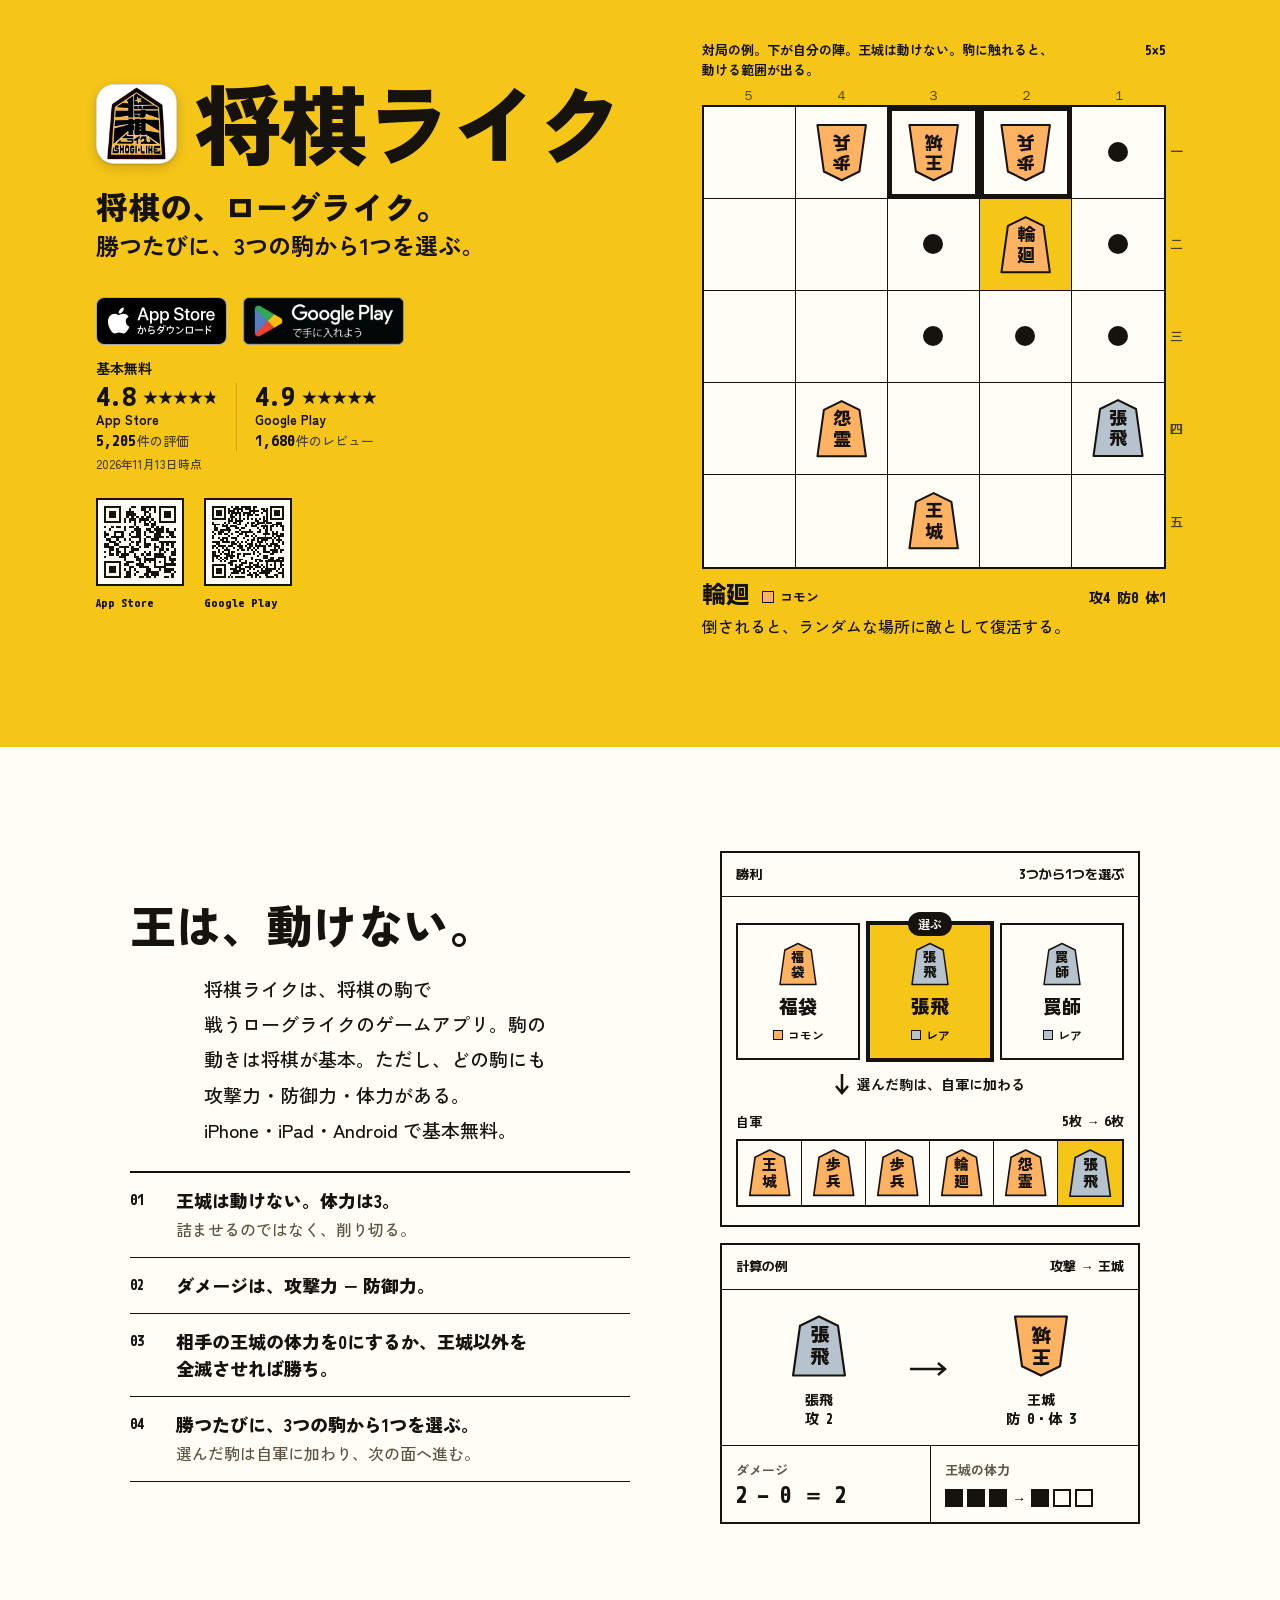
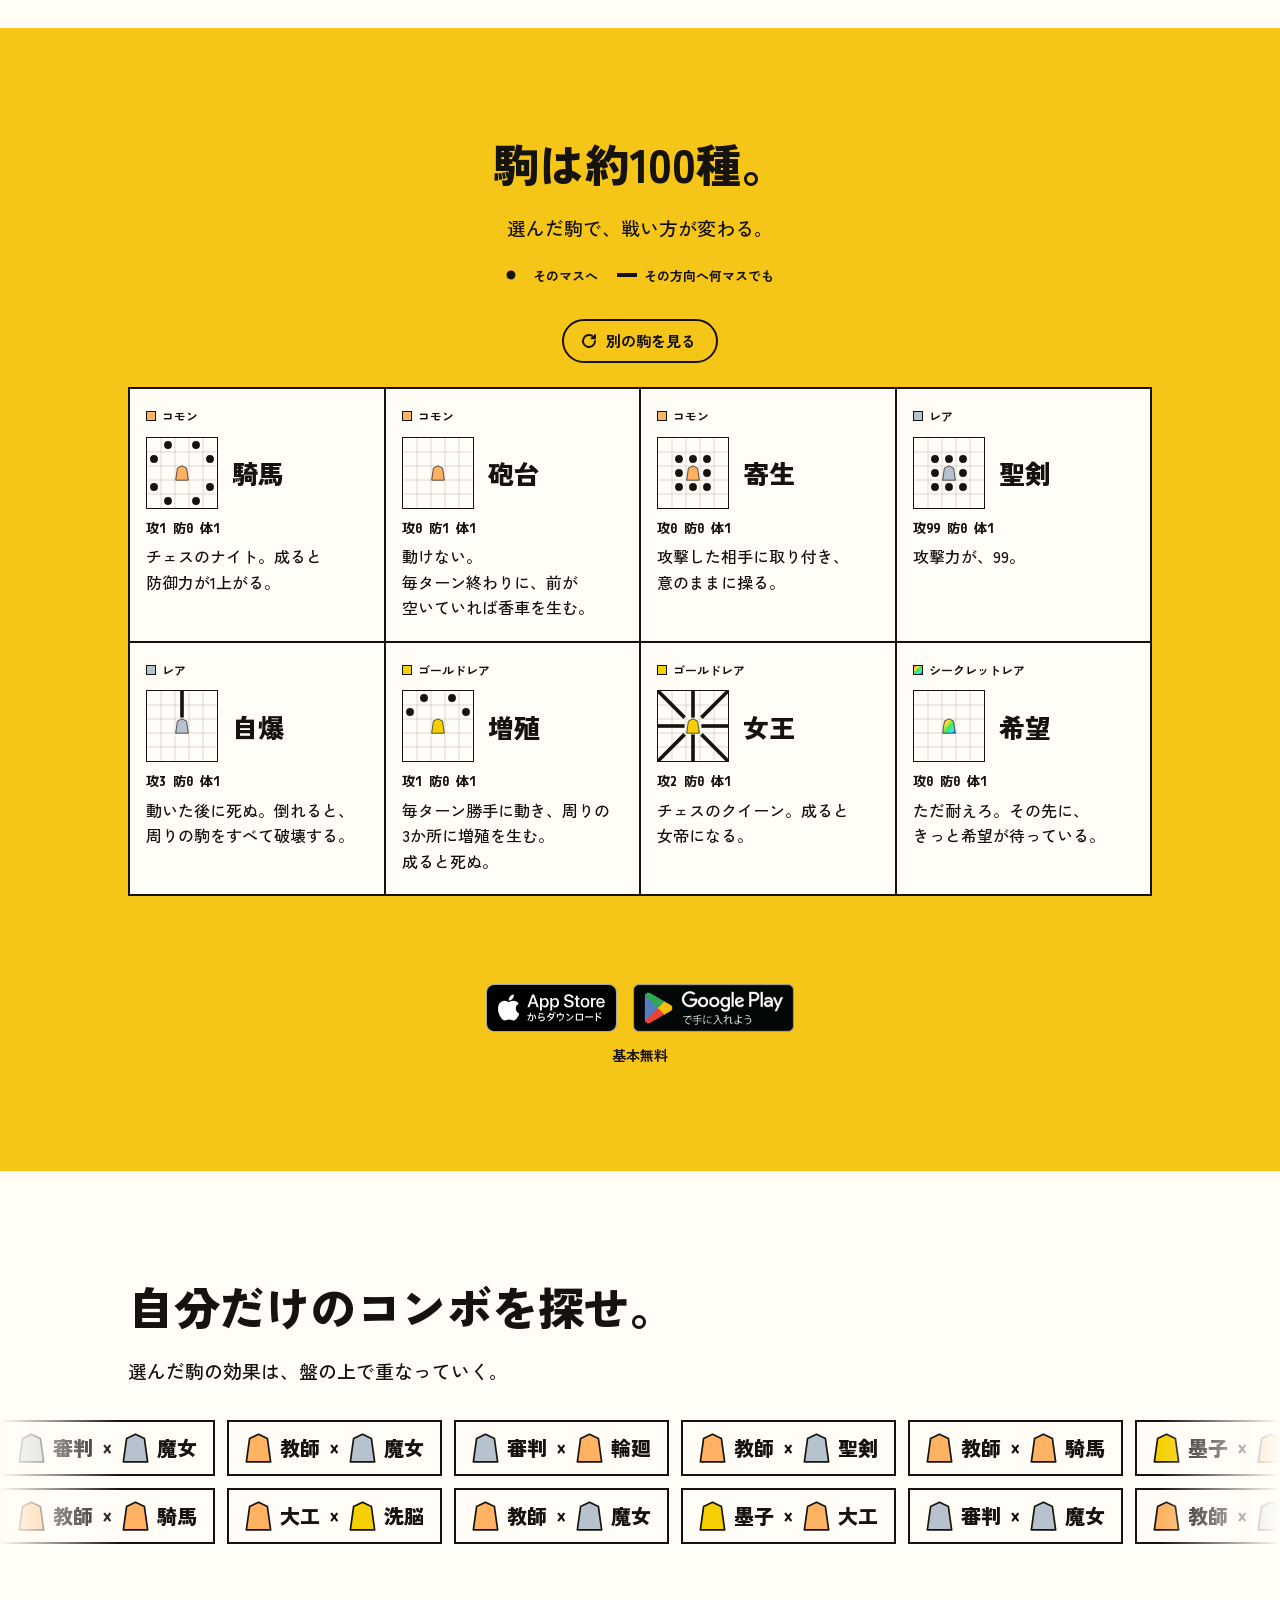
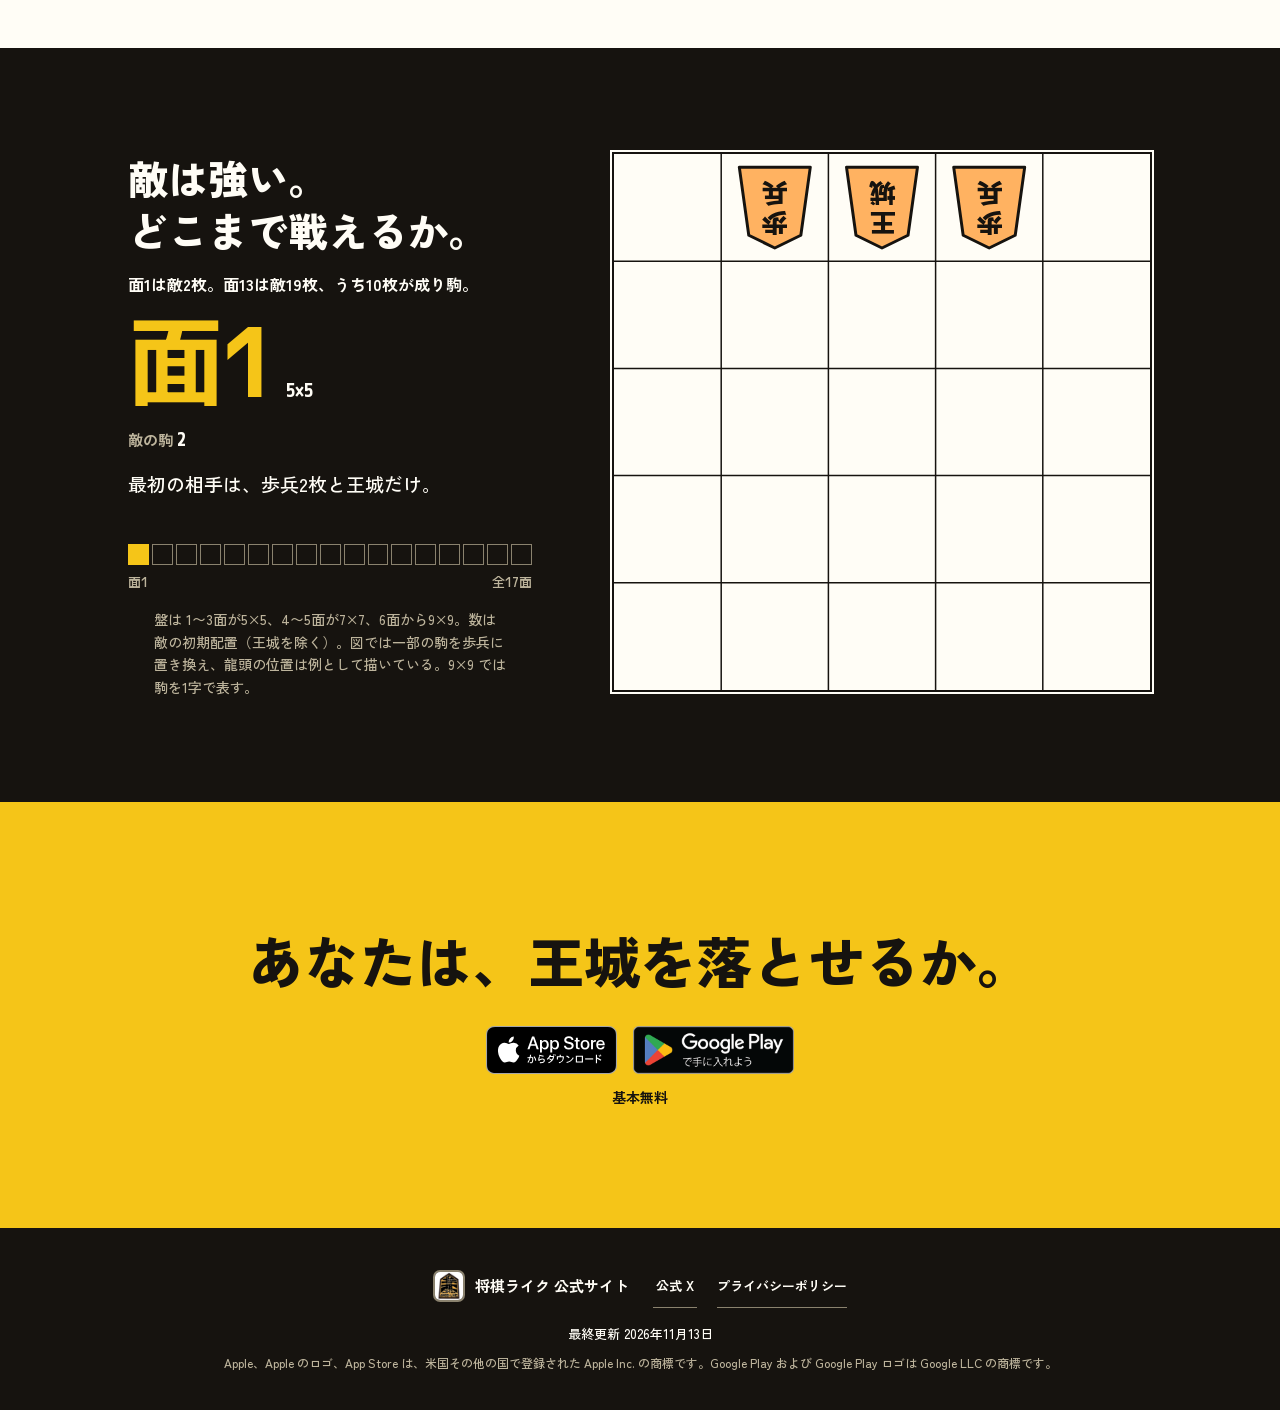
<file: index.html>
<!doctype html>
<html lang="ja">
<head>
<meta charset="utf-8">
<meta name="viewport" content="width=device-width,initial-scale=1,viewport-fit=cover">
<title>将棋ライク 公式サイト｜将棋の駒で戦うローグライク</title>
<meta name="description" content="将棋ライクは、将棋の駒で戦うローグライクのゲームアプリ。勝つたびに3つの駒から1つを選んで自軍に加え、5×5から9×9へ広がる盤で全17面を進む。iPhone・iPad・Android で基本無料。">
<meta property="og:title" content="将棋ライク｜将棋の、ローグライク。">
<meta property="og:description" content="勝つたびに、3つの駒から1つを選ぶ。盤は5×5から9×9へ広がり、敵は強くなる。iPhone・iPad・Android で基本無料。">
<meta property="og:type" content="website">
<meta name="twitter:card" content="summary">
<meta name="theme-color" content="#F5C518">
<link rel="preconnect" href="https://fonts.googleapis.com">
<link rel="preconnect" href="https://fonts.gstatic.com" crossorigin>
<link href="https://fonts.googleapis.com/css2?family=Zen+Kaku+Gothic+New:wght@500;700;900&family=M+PLUS+1+Code:wght@500;700&family=Big+Shoulders+Display:wght@800&display=swap" rel="stylesheet">
<meta property="og:url" content="https://shogi-like.com/">
<meta property="og:image" content="https://shogi-like.com/assets/icon-256.png">
<meta property="og:site_name" content="将棋ライク">
<meta property="og:locale" content="ja_JP">
<link rel="canonical" href="https://shogi-like.com/">
<link rel="icon" href="assets/icon-128.png" type="image/png">
<link rel="apple-touch-icon" href="assets/icon-256.png">
<script type="application/ld+json">
{"@context":"https://schema.org","@type":"WebSite","name":"将棋ライク","alternateName":["将棋ライク 公式サイト","SHOGI-LIKE"],"url":"https://shogi-like.com/"}
</script>
<script type="application/ld+json">
{
  "@context": "https://schema.org",
  "@type": "SoftwareApplication",
  "name": "将棋ライク",
  "alternateName": "SHOGI-LIKE",
  "applicationCategory": "GameApplication",
  "applicationSubCategory": "ローグライク",
  "operatingSystem": "iOS 15.0 以上, iPadOS 15.0 以上, Android 8.0 以上",
  "description": "将棋の駒で戦うローグライク。勝つたびに3つの駒から1つを選んで自軍に加える。盤は5×5から9×9へ広がり、全17面。iPhone・iPad・Android で基本無料。",
  "offers": { "@type": "Offer", "price": "0", "priceCurrency": "JPY" },
  "downloadUrl": ["https://apps.apple.com/jp/app/id6738020642", "https://play.google.com/store/apps/details?id=com.anchuuuuuuuu.shogi"],
  "sameAs": ["https://x.com/shougi_like"]
}
</script>
<style>
/* 単一の明るい配色（B案「升目」を引き継ぐ）。節ごとに 黄 → 生成り → 黄 → 生成り → 墨 → 黄 と地を替え、文と図を交互に置く */
:root {
  color-scheme: light;
  --c-yellow: #F5C518;
  --c-paper: #FFFDF6;
  --c-ink: #16130F;
  --c-text: #16130F;
  --c-text-2-on-yellow: #4A4128;
  --c-text-2-on-paper: #5C5546;
  --c-on-ink: #FFFDF6;
  --c-on-ink-2: #BDB49C;
  --c-on-ink-3: #8A826E;
  --c-ink-soft: #3A342A;
  --c-star-off: #C99E10;
  --c-rule-on-yellow: #C9A115;
  --c-icon-edge: rgba(22, 19, 15, .16);
  --c-icon-shadow: rgba(22, 19, 15, .16);
  --c-r-n: #FFB261;
  --c-r-r: #B6C3CE;
  --c-r-sr: #F5CF00;
  --c-s1: #FF5A3C; --c-s2: #FFE43C; --c-s3: #3CE65A; --c-s4: #3CE6F0; --c-s5: #3C5AF0;
  --f-jp: "Zen Kaku Gothic New", "Hiragino Sans", "Hiragino Kaku Gothic ProN", "Noto Sans JP", sans-serif;
  --f-code: "M PLUS 1 Code", ui-monospace, "SF Mono", Menlo, monospace;
  --f-en: "Big Shoulders Display", "Arial Narrow", sans-serif;
  --gutter: max(24px, env(safe-area-inset-left, 0px));
  --gutter-r: max(24px, env(safe-area-inset-right, 0px));
  --line: 2px;
  --line-thin: 1.5px;
}
*, *::before, *::after { box-sizing: border-box; }
html { -webkit-text-size-adjust: 100%; text-size-adjust: 100%; }
body { margin: 0; background: var(--c-yellow); color: var(--c-text); font-family: var(--f-jp); font-weight: 500; font-size: 17.5px; line-height: 1.8; overflow-x: clip; }
img, svg { display: block; max-width: 100%; }
a { color: inherit; }
h1, h2, h3, p, ul, ol, figure { margin: 0; padding: 0; }
ul, ol { list-style: none; }
:focus-visible { outline: 3px solid var(--c-ink); outline-offset: 3px; }
.on-ink :focus-visible { outline-color: var(--c-yellow); }
.vh { position: absolute !important; width: 1px; height: 1px; padding: 0; margin: -1px; overflow: hidden; clip: rect(0 0 0 0); white-space: nowrap; border: 0; }
.nw { white-space: nowrap; }
div[lang="ja"] :is(p, b, h1, h2, h3, figcaption, li) { word-break: auto-phrase; }
h1, h2, h3 { text-wrap: balance; }
.wrap { width: 100%; max-width: 1120px; margin-inline: auto; padding-left: var(--gutter); padding-right: var(--gutter-r); }
.on-paper { background: var(--c-paper); color: var(--c-text); }
.on-ink { background: var(--c-ink); color: var(--c-on-ink); }
.on-yellow { background: var(--c-yellow); color: var(--c-text); }

/* 公式バッジ（Apple が先・同じ高さ 48px・間 16px） */
.badges { display: flex; flex-wrap: wrap; justify-content: center; align-items: center; gap: 16px; }
.badge { display: block; line-height: 0; border-radius: 8px; }
.badge img { height: 48px; width: auto; }
.note { margin-top: 12px; font-size: 14px; line-height: 1.6; text-align: center; color: var(--c-text-2-on-yellow); }
.note b { color: var(--c-text); font-weight: 700; }
.note .sub2 { display: block; }
.on-paper .note { color: var(--c-text-2-on-paper); }

/* ヘッダー */
.top { padding-block: 12px 0; }
.top .wrap { display: flex; align-items: center; justify-content: space-between; gap: 16px; }
.brand { display: inline-flex; align-items: center; gap: 10px; min-height: 44px; text-decoration: none; }
.brand img { width: 32px; height: 32px; border-radius: 7px; border: var(--line) solid var(--c-ink); background: var(--c-ink); }
.brand .en { font-family: var(--f-en); font-weight: 800; font-size: 22px; letter-spacing: .06em; }
.top-link { display: inline-flex; align-items: center; min-height: 44px; font-weight: 700; font-size: 14px; text-decoration: none; border-bottom: var(--line) solid var(--c-ink); }

/* ① ヒーロー */
.hero { padding-block: 28px 56px; }
.hero-in { display: grid; gap: 20px; justify-items: center; text-align: center; }
.hero-text { display: grid; gap: 8px; justify-items: center; }
.hero h1 { position: relative; left: .06em; display: flex; align-items: center; gap: .2em; font-weight: 900; line-height: 1; font-size: clamp(44px, 13.4vw, 96px); letter-spacing: -.03em; white-space: nowrap; }
.appicon { width: .92em; height: .92em; flex: none; position: relative; top: .035em; border-radius: 22.5%; border: 1px solid var(--c-icon-edge); box-shadow: 0 1px 2px var(--c-icon-shadow), 0 4px 12px var(--c-icon-shadow); background: #fff; }
.hero .sub { font-size: clamp(19px, 5.4vw, 30px); font-weight: 900; line-height: 1.45; }
.hero .sub > span { display: block; font-size: .72em; font-weight: 700; }
.hero-cta { display: grid; justify-items: center; }
.rating { margin-top: 4px; display: grid; grid-template-columns: repeat(2, auto); justify-content: center; color: var(--c-text-2-on-yellow); }
.rt { display: grid; justify-items: center; gap: 2px; padding: 0 18px; line-height: 1.35; }
.rt + .rt { border-left: var(--line-thin) solid var(--c-rule-on-yellow); }
.rt-top { display: flex; align-items: center; gap: 8px; }
.rt .sc { font-family: var(--f-code); font-weight: 700; font-size: 24px; line-height: 1; color: var(--c-text); }
.stars { position: relative; display: inline-block; font-size: 15px; line-height: 1; white-space: nowrap; color: var(--c-star-off); }
.stars .on { position: absolute; top: 0; left: 0; bottom: 0; width: var(--v); overflow: hidden; color: var(--c-ink); }
.rt .src { font-size: 13px; font-weight: 700; color: var(--c-text); }
.rt .cnt { font-size: 13px; }
.rt .cnt b { font-family: var(--f-code); font-weight: 700; font-size: 15px; color: var(--c-text); margin-right: 1px; }
.rating .asof { grid-column: 1 / -1; margin-top: 2px; font-size: 12px; text-align: center; }
.cta-pc { display: none; }
.hero-wrap { padding-left: max(16px, env(safe-area-inset-left, 0px)); padding-right: max(16px, env(safe-area-inset-right, 0px)); }
.qr { display: none; }

/* 触れる盤（5×5） */
.hb-fig { width: 100%; max-width: 560px; text-align: left; padding-inline: 18px; }
.hb-meta { display: flex; justify-content: space-between; align-items: baseline; gap: 12px; margin-bottom: 6px; font-weight: 700; font-size: 13px; line-height: 1.5; }
.hb-meta > span:last-child { font-family: var(--f-code); white-space: nowrap; }
.hb-frame { position: relative; }
.hb-files { display: grid; grid-template-columns: repeat(5, 1fr); height: 20px; line-height: 20px; font-family: var(--f-code); font-size: 13px; text-align: center; color: var(--c-text-2-on-yellow); }
.hb-ranks { position: absolute; top: 20px; bottom: 0; right: -18px; width: 16px; display: grid; grid-template-rows: repeat(5, 1fr); place-items: center; font-family: var(--f-code); font-size: 13px; color: var(--c-text-2-on-yellow); }
.hb { display: grid; grid-template-columns: repeat(5, 1fr); grid-template-rows: repeat(5, 1fr); aspect-ratio: 1; border: var(--line) solid var(--c-ink); background: var(--c-paper); }
.hb .c { position: relative; display: grid; place-items: center; min-width: 0; border-right: var(--line-thin) solid var(--c-ink); border-bottom: var(--line-thin) solid var(--c-ink); }
.hb .c:nth-child(5n) { border-right: 0; }
.hb .c:nth-child(n+21) { border-bottom: 0; }
.hb .c.sel { background: var(--c-yellow); }
.hb .c.tgt { box-shadow: inset 0 0 0 4px var(--c-ink); }
.hb .c .dot { position: absolute; width: 22%; aspect-ratio: 1; border-radius: 50%; background: var(--c-ink); animation: pop .22s cubic-bezier(.3,1.4,.6,1) both; }
.hb .pc { width: 74%; height: auto; pointer-events: none; transition: transform .15s ease; }
.hb button.c { appearance: none; padding: 0; margin: 0; background: transparent; font: inherit; color: inherit; cursor: pointer; border-top: 0; border-left: 0; }
.hb button.c.sel { background: var(--c-yellow); }
.hb button.c:hover .pc { transform: translateY(-2px); }
.hb button.c:focus-visible { outline-offset: -4px; }
@keyframes pop { from { transform: scale(0); } to { transform: scale(1); } }
.hb-cap { margin-top: 10px; min-height: 72px; }
.hb-cap .row1 { display: flex; align-items: baseline; flex-wrap: wrap; gap: 4px 12px; }
.hb-cap .nm { font-size: 24px; font-weight: 900; line-height: 1.2; }
.rar { display: inline-flex; align-items: center; gap: 6px; font-size: 13px; font-weight: 700; white-space: nowrap; }
.rar i { width: 12px; height: 12px; border: var(--line-thin) solid var(--c-ink); display: inline-block; flex: none; }
.hb-cap .st { font-family: var(--f-code); font-weight: 700; font-size: 14px; margin-left: auto; }
.hb-cap .fx { margin-top: 4px; font-size: 16px; line-height: 1.6; }

/* 本文の節 */
.sec { padding-block: 64px 64px; }
.inner { display: grid; gap: 32px; justify-items: center; }
.txt { max-width: 32em; text-align: center; }
.sec h2 { font-size: clamp(28px, 7.8vw, 44px); font-weight: 900; line-height: 1.35; margin-bottom: 16px; letter-spacing: -.01em; }
.sec h2 span { display: block; }
.sec .lead { font-size: 17.5px; line-height: 1.85; }
.sec .lead + .lead { margin-top: 10px; }
.sec .sm { margin-top: 12px; font-size: 15px; color: var(--c-text-2-on-paper); }
.on-yellow .sm { color: var(--c-text-2-on-yellow); }
.on-ink .sm { color: var(--c-on-ink-2); }

/* ② ルール */
.rules { margin-top: 24px; border-top: var(--line) solid var(--c-ink); text-align: left; }
.rules li { display: grid; grid-template-columns: 36px 1fr; gap: 10px; padding: 14px 0; border-bottom: var(--line-thin) solid var(--c-ink); }
.rules .n { font-family: var(--f-code); font-weight: 700; font-size: 14px; line-height: 1.9; }
.rules b { display: block; font-size: 18px; font-weight: 900; line-height: 1.5; }
.rules p { margin-top: 2px; font-size: 16px; line-height: 1.7; color: var(--c-text-2-on-paper); }
.rulefig { width: 100%; max-width: 420px; display: grid; gap: 16px; }
.pick { width: 100%; border: var(--line) solid var(--c-ink); background: var(--c-paper); }
.pick-head, .dmg-head { display: flex; justify-content: space-between; gap: 12px; padding: 10px 14px; border-bottom: var(--line-thin) solid var(--c-ink); font-family: var(--f-code); font-size: 13px; font-weight: 700; }
.pick-body { padding: 26px 14px 18px; display: grid; gap: 14px; justify-items: center; }
.pick-cards { width: 100%; display: grid; grid-template-columns: repeat(3, minmax(0, 1fr)); gap: 8px; align-items: stretch; }
.pc3 { position: relative; border: var(--line) solid var(--c-ink); background: var(--c-paper); padding: 14px 4px 12px; display: grid; justify-items: center; gap: 6px; min-width: 0; }
.pc3 svg { width: 50px; }
.pc3 b { font-size: 19px; font-weight: 900; line-height: 1.2; }
.pc3 .rar { font-size: 12px; gap: 5px; }
.pc3 .rar i { width: 10px; height: 10px; }
.pc3.on { background: var(--c-yellow); outline: var(--line) solid var(--c-ink); }
.pc3 .tag { position: absolute; top: -13px; left: 50%; transform: translateX(-50%); background: var(--c-ink); color: var(--c-paper); font-size: 12px; font-weight: 700; line-height: 1; padding: 6px 10px; border-radius: 999px; white-space: nowrap; }
.pick-flow { display: flex; align-items: center; gap: 8px; font-size: 14px; font-weight: 700; line-height: 1.4; }
.pick-flow svg { width: 14px; height: 22px; flex: none; }
.army { width: 100%; display: grid; grid-template-columns: repeat(6, minmax(0, 1fr)); border: var(--line) solid var(--c-ink); }
.army i { font-style: normal; aspect-ratio: 1; display: grid; place-items: center; border-right: var(--line-thin) solid var(--c-ink); }
.army i:last-child { border-right: 0; background: var(--c-yellow); }
.army svg { width: 88%; }
.army-lab { width: 100%; display: flex; justify-content: space-between; font-size: 13px; font-weight: 700; margin-bottom: -8px; }
.army-lab span:last-child { font-family: var(--f-code); }
.dmg { width: 100%; border: var(--line) solid var(--c-ink); background: var(--c-paper); }
.dmg-body { display: grid; grid-template-columns: 1fr auto 1fr; align-items: center; padding: 20px 14px 16px; gap: 8px; }
.dmg-unit { display: grid; justify-items: center; gap: 8px; }
.dmg-unit svg { width: 72px; }
.dmg-unit .k { font-family: var(--f-code); font-weight: 700; font-size: 14px; text-align: center; line-height: 1.4; }
.dmg-arrow { width: 40px; height: 14px; }
.dmg-calc { border-top: var(--line-thin) solid var(--c-ink); display: grid; grid-template-columns: 1fr 1fr; }
.dmg-calc > div { padding: 12px 14px; }
.dmg-calc > div + div { border-left: var(--line-thin) solid var(--c-ink); }
.dmg-calc .lab { font-size: 13px; font-weight: 700; color: var(--c-text-2-on-paper); }
.dmg-calc .val { font-family: var(--f-code); font-weight: 700; font-size: 22px; line-height: 1.3; }
.hp { display: flex; gap: 4px; align-items: center; margin-top: 4px; }
.hp i { width: 18px; height: 18px; border: var(--line) solid var(--c-ink); display: block; }
.hp i.on { background: var(--c-ink); }
.hp .to { font-family: var(--f-code); margin: 0 4px; font-size: 14px; }

/* ③ 駒 */
.legend { display: flex; gap: 18px; flex-wrap: wrap; justify-content: center; margin-top: 18px; font-size: 13px; font-weight: 700; }
.legend span { display: inline-flex; align-items: center; gap: 6px; }
.legend svg { width: 22px; height: 12px; }
.cards { width: 100%; max-width: 1040px; justify-self: center; margin-top: -8px; display: grid; grid-template-columns: repeat(2, minmax(0, 1fr)); border-top: var(--line) solid var(--c-ink); border-left: var(--line) solid var(--c-ink); text-align: left; }
.card { background: var(--c-paper); border-right: var(--line) solid var(--c-ink); border-bottom: var(--line) solid var(--c-ink); padding: 12px 12px 16px; display: grid; grid-template-columns: 72px minmax(0, 1fr); grid-template-areas: "rar rar" "mv name" "st st" "fx fx"; column-gap: 10px; align-content: start; min-width: 0; }
.card .rar { grid-area: rar; font-size: 12px; margin-bottom: 10px; }
.card .rar i { width: 10px; height: 10px; }
.card .mv { grid-area: mv; aspect-ratio: 1; background: var(--c-paper); border: var(--line-thin) solid var(--c-ink); }
.card .mv svg { width: 100%; height: 100%; }
.card h3 { grid-area: name; align-self: center; font-size: 22px; font-weight: 900; line-height: 1.2; }
.card .st { grid-area: st; margin-top: 8px; font-family: var(--f-code); font-weight: 700; font-size: 13px; white-space: nowrap; }
.card p { grid-area: fx; margin-top: 4px; font-size: 16px; line-height: 1.6; text-wrap: pretty; }
.reroll-box { display: grid; justify-items: center; }
.reroll { display: inline-flex; align-items: center; gap: 8px; min-height: 44px; padding: 0 20px 0 16px; font: inherit; font-size: 15px; font-weight: 700; color: var(--c-ink); background: transparent; border: var(--line) solid var(--c-ink); border-radius: 999px; cursor: pointer; transition: transform .15s ease, background-color .15s ease; }
.reroll:hover { background: var(--c-paper); }
.reroll svg { width: 18px; height: 18px; transition: transform .4s ease; }
.reroll.spin svg { transform: rotate(-360deg); }
@keyframes cardin { from { opacity: .2; transform: translateY(6px); } to { opacity: 1; transform: none; } }
.cards.fresh .card { animation: cardin .3s ease both; }
.cards.fresh .card:nth-child(2n) { animation-delay: .04s; }
.cards.fresh .card:nth-child(n+3) { animation-delay: .08s; }
.cards.fresh .card:nth-child(n+5) { animation-delay: .12s; }
.cards.fresh .card:nth-child(n+7) { animation-delay: .16s; }
.mid-cta { margin-top: 56px; display: grid; justify-items: center; }
.inner.one { grid-template-columns: minmax(0, 1fr); }
.txt.wide { max-width: 40em; justify-self: center; }

/* ④ コンボ */
.combo-head { margin: 0 auto 32px; text-align: center; }
.mq { --fade: 48px; display: grid; gap: 12px; overflow: hidden; -webkit-mask-image: linear-gradient(90deg, transparent, #000 var(--fade), #000 calc(100% - var(--fade)), transparent); mask-image: linear-gradient(90deg, transparent, #000 var(--fade), #000 calc(100% - var(--fade)), transparent); }
.mq:focus-visible { outline-offset: -3px; }
.mq-row { overflow: hidden; }
.mq-track { display: flex; width: max-content; animation: mq var(--dur, 60s) linear var(--delay, 0s) infinite; }
.mq-row.rev .mq-track { animation-direction: reverse; }
.mq-list { display: flex; gap: 12px; padding-right: 12px; }
.pair { flex: none; display: flex; align-items: center; gap: 10px; padding: 10px 16px; border: var(--line) solid var(--c-ink); background: var(--c-paper); white-space: nowrap; }
.pp { display: inline-flex; align-items: center; gap: 8px; font-size: 18px; font-weight: 900; line-height: 1.2; }
.pp svg { width: 24px; height: 28px; }
.pair .x { font-family: var(--f-code); font-weight: 700; font-size: 17px; }
.mq:focus-visible .mq-track { animation-play-state: paused; }
@media (hover: hover) and (pointer: fine) { .mq:hover .mq-track { animation-play-state: paused; } }
@keyframes mq { to { transform: translateX(-50%); } }
.combo .txt p.l, .sec .txt p.l, .foe-note.l { text-align: left; max-width: 22rem; margin-inline: auto; }

/* ⑤ 敵は強い */
.foe { padding-block: 64px; }
.foe-grid { display: grid; gap: 14px; justify-items: center; text-align: center; }
.foe h2 { font-size: clamp(28px, 7.8vw, 48px); font-weight: 900; line-height: 1.3; }
.foe h2 span { display: block; }
.stage { display: flex; align-items: baseline; justify-content: center; gap: 14px; }
.stage .lv { font-family: var(--f-code); font-weight: 700; font-size: clamp(34px, 9.6vw, 72px); line-height: 1; color: var(--c-yellow); }
.stage .size { font-family: var(--f-code); font-weight: 700; font-size: 18px; color: var(--c-on-ink); }
.gb-wrap { width: min(100%, 480px); }
.gb { width: 100%; aspect-ratio: 1; border: var(--line) solid var(--c-ink); outline: var(--line) solid var(--c-paper); background: var(--c-paper); }
.gb svg { width: 100%; height: 100%; }
.foe-stat { font-size: 15px; font-weight: 700; color: var(--c-on-ink-2); }
.foe-stat b { font-family: var(--f-code); font-weight: 700; color: var(--c-on-ink); font-size: 18px; margin-left: 4px; }
.foe-text { font-size: 17px; line-height: 1.6; min-height: 3.2em; max-width: 26em; }
.strip-fig { width: min(100%, 420px); }
.strip { display: grid; grid-template-columns: repeat(17, 1fr); gap: 3px; }
.strip i { aspect-ratio: 1; border: var(--line-thin) solid var(--c-on-ink-3); display: block; transition: background-color .25s ease, border-color .25s ease; }
.strip i.done { background: var(--c-on-ink-3); }
.strip i.now { background: var(--c-yellow); border-color: var(--c-yellow); }
.strip-lab { display: flex; justify-content: space-between; margin-top: 6px; font-family: var(--f-code); font-size: 13px; color: var(--c-on-ink-2); }
.foe-sum { font-size: 16px; font-weight: 700; color: var(--c-on-ink); }
.foe-note { font-size: 14px; line-height: 1.6; color: var(--c-on-ink-2); max-width: 30em; }

/* 最後 */
.end { padding-block: 72px 72px; text-align: center; }
.end h2 { font-size: clamp(30px, 8.4vw, 52px); font-weight: 900; line-height: 1.35; margin-bottom: 28px; }

/* フッター */
.foot { padding-block: 36px max(36px, env(safe-area-inset-bottom, 0px)); text-align: center; font-size: 13px; }
.foot .row { display: flex; flex-wrap: wrap; align-items: center; justify-content: center; gap: 8px 24px; }
.foot .brand img { border-color: var(--c-on-ink-3); }
.foot .brand span { font-weight: 700; font-size: 15px; }
.foot nav { display: flex; flex-wrap: wrap; justify-content: center; gap: 0 20px; }
.foot nav a { display: inline-flex; align-items: center; min-height: 44px; min-width: 44px; justify-content: center; text-decoration: none; color: var(--c-on-ink); font-weight: 700; border-bottom: var(--line-thin) solid var(--c-on-ink-3); }
.foot .upd { margin-top: 14px; color: var(--c-on-ink); }
.foot .tm { margin-top: 8px; color: var(--c-on-ink-2); font-size: 12px; line-height: 1.7; }

/* スマホ: 上下の余白を詰め、駒の紹介は4枚にする */
@media (max-width: 599px) {
  .hero { padding-block: 20px 40px; }
  .hero-in { gap: 16px; }
  .sec { padding-block: 44px; }
  .inner { gap: 24px; }
  .mid-cta { margin-top: 36px; }
  .combo-head { margin-bottom: 24px; }
  .foe { padding-block: 44px; }
  .end { padding-block: 52px; }
  .end h2 { margin-bottom: 20px; }
  .foot { padding-block: 28px max(28px, env(safe-area-inset-bottom, 0px)); }
  .cards .card:not(.m) { display: none; }
}

/* 1列のままのタブレット幅: 盤を画面の高さに合わせ、バッジを1画面目に入れる */
@media (min-width: 600px) and (max-width: 1099px) {
  .hb-fig { max-width: calc(min(560px, 42vh) + 36px); }
}
@media (min-width: 900px) {
  .cards { grid-template-columns: repeat(4, minmax(0, 1fr)); }
}
@media (min-width: 1100px) {
  :root { --gutter: max(48px, env(safe-area-inset-left, 0px)); --gutter-r: max(48px, env(safe-area-inset-right, 0px)); }
  body { font-size: 18px; }
  .top { padding-block: 24px 0; }
  .hero { padding-block: 40px 96px; }
  .hero-in { grid-template-columns: minmax(0, 1fr) minmax(0, 500px); grid-template-areas: "text board"; column-gap: 72px; align-items: center; justify-items: start; text-align: left; }
  .hero-text { grid-area: text; justify-items: start; gap: 18px; }
  .hb-fig { grid-area: board; }
  .hero h1 { font-size: 88px; left: 0; }
  .hero .sub { font-size: 32px; }
  .hero-cta.sp { display: none; }
  .cta-pc { display: grid; justify-items: start; margin-top: 16px; }
  .cta-pc .badges { justify-content: flex-start; }
  .cta-pc .note { text-align: left; max-width: 26em; }
  .cta-pc .rating { justify-content: start; }
  .rt .sc { font-size: 26px; }
  .cta-pc .rt { justify-items: start; }
  .cta-pc .rt:first-child { padding-left: 0; }
  .cta-pc .rating .asof { text-align: left; }
  .qr { display: flex; gap: 20px; margin-top: 24px; }
  .qr figure { display: grid; gap: 6px; font-family: var(--f-code); font-size: 12px; font-weight: 700; }
  .qr svg { width: 88px; height: 88px; background: var(--c-paper); padding: 6px; border: var(--line) solid var(--c-ink); }
  .sec { padding-block: 104px; }
  .inner { grid-template-columns: minmax(0, 500px) minmax(0, 440px); justify-content: center; column-gap: 80px; align-items: center; justify-items: stretch; }
  .inner.rev { grid-template-columns: minmax(0, 440px) minmax(0, 500px); }
  .inner.rev > .txt { order: 2; }
  .inner > figure, .inner > .tiles { justify-self: center; }
  .txt { text-align: left; max-width: none; }
  .sec h2 { font-size: 46px; }
  .sec .lead { font-size: 19px; }
  .pieces .txt { text-align: center; }
  .card { padding: 16px 16px 20px; grid-template-columns: 72px minmax(0, 1fr); column-gap: 14px; }
  .card h3 { font-size: 26px; }
  .legend { justify-content: center; }
  .mq { --fade: 120px; }
  .pp { font-size: 20px; }
  .pp svg { width: 27px; height: 32px; }
  .foe-grid { grid-template-columns: minmax(0, 1fr) auto; grid-template-areas: "h board" "sum board" "stage board" "stat board" "text board" "strip board" "note board"; column-gap: 80px; row-gap: 14px; justify-items: start; text-align: left; align-content: center; }
  .foe h2 { grid-area: h; font-size: 40px; }
  .foe h2 span { white-space: nowrap; }
  .stage { grid-area: stage; justify-content: flex-start; }
  .stage .lv { font-size: 96px; }
  .foe-stat { grid-area: stat; }
  .foe-text { grid-area: text; font-size: 19px; }
  .strip-fig { grid-area: strip; }
  .foe-note { grid-area: note; }
  .foe-sum { grid-area: sum; }
  .gb-wrap { grid-area: board; width: min(72vh, 540px); }
  .foe { padding-block: 104px; }
  .end { padding-block: 120px; }
  .end h2 { font-size: 56px; }
}
@media (prefers-reduced-motion: reduce) {
  *, *::before, *::after { animation: none !important; transition: none !important; }
  .mq { -webkit-mask-image: none; mask-image: none; }
  .mq-track { width: auto; }
  .mq-list { flex-wrap: wrap; justify-content: center; padding: 0 16px; width: 100%; }
  .mq-list.dup { display: none; }
  .mq-row.rev { display: none; }
  .mq-list { gap: 8px; }
  .pair { padding: 8px 10px; gap: 6px; }
  .pp { gap: 5px; font-size: 15px; }
  .pp svg { width: 18px; height: 21px; }
  .pair .x { font-size: 14px; }
}
</style>
</head>
<body>
<div lang="ja">
<svg width="0" height="0" style="position:absolute" aria-hidden="true" focusable="false">
  <defs>
    <linearGradient id="g-secret" x1="0" y1="0" x2="1" y2="1">
      <stop offset="0" stop-color="#FF5A3C"/><stop offset=".3" stop-color="#FFE43C"/><stop offset=".55" stop-color="#3CE65A"/><stop offset=".8" stop-color="#3CE6F0"/><stop offset="1" stop-color="#3C5AF0"/>
    </linearGradient>
  </defs>
</svg>


<main id="top">
  <!-- ① 将棋ライク / 将棋の、ローグライク。 -->
  <section class="hero on-yellow" aria-labelledby="h1">
    <div class="wrap hero-in hero-wrap">
      <div class="hero-text">
        <h1 id="h1"><img class="appicon" src="assets/icon-256.png" alt="" width="48" height="48">将棋ライク</h1>
        <p class="sub">将棋の、ローグライク。<span>勝つたびに、<span class="nw">3つ</span>の駒から<span class="nw">1つを選ぶ。</span></span></p>
        <div class="cta-pc">
          <div class="badges" role="group" aria-label="ダウンロード"><a class="badge" href="https://apps.apple.com/jp/app/id6738020642" target="_blank" rel="noopener"><img src="assets/appstore-ja-jp.svg" width="131" height="48" alt="App Store からダウンロード"></a><a class="badge" href="https://play.google.com/store/apps/details?id=com.anchuuuuuuuu.shogi" target="_blank" rel="noopener"><img src="assets/googleplay-ja.png" width="161" height="48" alt="Google Play で手に入れよう"></a></div>
          <p class="note"><b>基本無料</b></p>
          <div class="rating"><div class="rt"><div class="rt-top"><b class="sc" aria-hidden="true">4.8</b><span class="stars" aria-hidden="true" style="--v:96%"><span>★★★★★</span><span class="on">★★★★★</span></span></div><span class="src">App Store<span class="vh">で★4.8、</span></span><span class="cnt"><b>5,205</b>件の評価</span></div><div class="rt"><div class="rt-top"><b class="sc" aria-hidden="true">4.9</b><span class="stars" aria-hidden="true" style="--v:98%"><span>★★★★★</span><span class="on">★★★★★</span></span></div><span class="src">Google Play<span class="vh">で★4.9、</span></span><span class="cnt"><b>1,680</b>件のレビュー</span></div><p class="asof">2026年11月13日時点</p></div>
          <div class="qr" aria-hidden="true">
            <figure><svg viewBox="0 0 29 29" shape-rendering="crispEdges"><path fill="#16130F" d="M0 0h7v1h-7zM11 0h2v1h-2zM15 0h6v1h-6zM22 0h7v1h-7zM0 1h1v1h-1zM6 1h1v1h-1zM10 1h1v1h-1zM15 1h2v1h-2zM18 1h1v1h-1zM20 1h1v1h-1zM22 1h1v1h-1zM28 1h1v1h-1zM0 2h1v1h-1zM2 2h3v1h-3zM6 2h1v1h-1zM9 2h3v1h-3zM16 2h2v1h-2zM20 2h1v1h-1zM22 2h1v1h-1zM24 2h3v1h-3zM28 2h1v1h-1zM0 3h1v1h-1zM2 3h3v1h-3zM6 3h1v1h-1zM9 3h4v1h-4zM16 3h1v1h-1zM18 3h1v1h-1zM22 3h1v1h-1zM24 3h3v1h-3zM28 3h1v1h-1zM0 4h1v1h-1zM2 4h3v1h-3zM6 4h1v1h-1zM9 4h1v1h-1zM11 4h1v1h-1zM13 4h1v1h-1zM15 4h1v1h-1zM17 4h2v1h-2zM22 4h1v1h-1zM24 4h3v1h-3zM28 4h1v1h-1zM0 5h1v1h-1zM6 5h1v1h-1zM8 5h1v1h-1zM10 5h3v1h-3zM14 5h4v1h-4zM19 5h1v1h-1zM22 5h1v1h-1zM28 5h1v1h-1zM0 6h7v1h-7zM8 6h1v1h-1zM10 6h1v1h-1zM12 6h1v1h-1zM14 6h1v1h-1zM16 6h1v1h-1zM18 6h1v1h-1zM20 6h1v1h-1zM22 6h7v1h-7zM12 7h1v1h-1zM16 7h2v1h-2zM19 7h2v1h-2zM0 8h1v1h-1zM3 8h1v1h-1zM5 8h2v1h-2zM8 8h1v1h-1zM10 8h2v1h-2zM13 8h1v1h-1zM19 8h1v1h-1zM21 8h1v1h-1zM23 8h1v1h-1zM2 9h1v1h-1zM8 9h1v1h-1zM12 9h3v1h-3zM17 9h2v1h-2zM20 9h4v1h-4zM25 9h1v1h-1zM28 9h1v1h-1zM0 10h1v1h-1zM4 10h4v1h-4zM11 10h1v1h-1zM13 10h2v1h-2zM16 10h1v1h-1zM18 10h2v1h-2zM21 10h3v1h-3zM25 10h3v1h-3zM0 11h2v1h-2zM4 11h1v1h-1zM7 11h1v1h-1zM10 11h1v1h-1zM13 11h2v1h-2zM16 11h1v1h-1zM20 11h3v1h-3zM26 11h2v1h-2zM0 12h1v1h-1zM3 12h5v1h-5zM11 12h4v1h-4zM17 12h2v1h-2zM20 12h4v1h-4zM25 12h1v1h-1zM27 12h2v1h-2zM1 13h2v1h-2zM5 13h1v1h-1zM8 13h1v1h-1zM10 13h1v1h-1zM14 13h1v1h-1zM16 13h1v1h-1zM19 13h3v1h-3zM2 14h3v1h-3zM6 14h1v1h-1zM11 14h1v1h-1zM13 14h2v1h-2zM16 14h1v1h-1zM22 14h7v1h-7zM0 15h2v1h-2zM4 15h2v1h-2zM10 15h1v1h-1zM13 15h1v1h-1zM16 15h3v1h-3zM20 15h1v1h-1zM23 15h1v1h-1zM25 15h1v1h-1zM27 15h1v1h-1zM0 16h4v1h-4zM6 16h4v1h-4zM11 16h1v1h-1zM14 16h1v1h-1zM16 16h2v1h-2zM20 16h2v1h-2zM23 16h1v1h-1zM27 16h1v1h-1zM2 17h2v1h-2zM5 17h1v1h-1zM8 17h1v1h-1zM11 17h3v1h-3zM20 17h1v1h-1zM22 17h2v1h-2zM25 17h1v1h-1zM28 17h1v1h-1zM0 18h1v1h-1zM2 18h1v1h-1zM5 18h2v1h-2zM8 18h1v1h-1zM10 18h2v1h-2zM16 18h1v1h-1zM18 18h1v1h-1zM22 18h1v1h-1zM24 18h1v1h-1zM27 18h2v1h-2zM2 19h2v1h-2zM5 19h1v1h-1zM7 19h3v1h-3zM12 19h1v1h-1zM15 19h1v1h-1zM17 19h2v1h-2zM20 19h4v1h-4zM27 19h2v1h-2zM0 20h1v1h-1zM6 20h3v1h-3zM12 20h2v1h-2zM16 20h1v1h-1zM20 20h5v1h-5zM26 20h1v1h-1zM8 21h1v1h-1zM13 21h2v1h-2zM16 21h5v1h-5zM24 21h1v1h-1zM26 21h3v1h-3zM0 22h7v1h-7zM9 22h3v1h-3zM14 22h1v1h-1zM16 22h1v1h-1zM18 22h1v1h-1zM20 22h1v1h-1zM22 22h1v1h-1zM24 22h1v1h-1zM27 22h1v1h-1zM0 23h1v1h-1zM6 23h1v1h-1zM8 23h2v1h-2zM13 23h3v1h-3zM20 23h1v1h-1zM24 23h5v1h-5zM0 24h1v1h-1zM2 24h3v1h-3zM6 24h1v1h-1zM10 24h2v1h-2zM14 24h4v1h-4zM20 24h5v1h-5zM0 25h1v1h-1zM2 25h3v1h-3zM6 25h1v1h-1zM8 25h1v1h-1zM10 25h1v1h-1zM12 25h1v1h-1zM17 25h2v1h-2zM22 25h1v1h-1zM24 25h4v1h-4zM0 26h1v1h-1zM2 26h3v1h-3zM6 26h1v1h-1zM9 26h2v1h-2zM13 26h1v1h-1zM17 26h5v1h-5zM24 26h3v1h-3zM28 26h1v1h-1zM0 27h1v1h-1zM6 27h1v1h-1zM9 27h2v1h-2zM12 27h1v1h-1zM16 27h2v1h-2zM19 27h3v1h-3zM27 27h1v1h-1zM0 28h7v1h-7zM8 28h3v1h-3zM14 28h2v1h-2zM17 28h2v1h-2zM20 28h1v1h-1zM24 28h2v1h-2zM27 28h1v1h-1z"/></svg>App Store</figure>
            <figure><svg viewBox="0 0 37 37" shape-rendering="crispEdges"><path fill="#16130F" d="M0 0h7v1h-7zM10 0h1v1h-1zM12 0h2v1h-2zM15 0h5v1h-5zM21 0h2v1h-2zM30 0h7v1h-7zM0 1h1v1h-1zM6 1h1v1h-1zM8 1h1v1h-1zM11 1h5v1h-5zM17 1h3v1h-3zM21 1h1v1h-1zM25 1h2v1h-2zM28 1h1v1h-1zM30 1h1v1h-1zM36 1h1v1h-1zM0 2h1v1h-1zM2 2h3v1h-3zM6 2h1v1h-1zM8 2h4v1h-4zM13 2h1v1h-1zM15 2h1v1h-1zM19 2h5v1h-5zM26 2h3v1h-3zM30 2h1v1h-1zM32 2h3v1h-3zM36 2h1v1h-1zM0 3h1v1h-1zM2 3h3v1h-3zM6 3h1v1h-1zM8 3h1v1h-1zM10 3h5v1h-5zM16 3h4v1h-4zM21 3h1v1h-1zM25 3h1v1h-1zM28 3h1v1h-1zM30 3h1v1h-1zM32 3h3v1h-3zM36 3h1v1h-1zM0 4h1v1h-1zM2 4h3v1h-3zM6 4h1v1h-1zM9 4h2v1h-2zM12 4h1v1h-1zM14 4h1v1h-1zM16 4h1v1h-1zM18 4h3v1h-3zM22 4h2v1h-2zM28 4h1v1h-1zM30 4h1v1h-1zM32 4h3v1h-3zM36 4h1v1h-1zM0 5h1v1h-1zM6 5h1v1h-1zM9 5h3v1h-3zM14 5h1v1h-1zM18 5h1v1h-1zM26 5h1v1h-1zM28 5h1v1h-1zM30 5h1v1h-1zM36 5h1v1h-1zM0 6h7v1h-7zM8 6h1v1h-1zM10 6h1v1h-1zM12 6h1v1h-1zM14 6h1v1h-1zM16 6h1v1h-1zM18 6h1v1h-1zM20 6h1v1h-1zM22 6h1v1h-1zM24 6h1v1h-1zM26 6h1v1h-1zM28 6h1v1h-1zM30 6h7v1h-7zM8 7h3v1h-3zM12 7h4v1h-4zM22 7h2v1h-2zM26 7h3v1h-3zM0 8h1v1h-1zM6 8h1v1h-1zM8 8h1v1h-1zM11 8h2v1h-2zM14 8h1v1h-1zM18 8h1v1h-1zM20 8h2v1h-2zM23 8h4v1h-4zM28 8h3v1h-3zM33 8h3v1h-3zM0 9h4v1h-4zM5 9h1v1h-1zM7 9h1v1h-1zM13 9h2v1h-2zM17 9h1v1h-1zM20 9h1v1h-1zM22 9h2v1h-2zM27 9h1v1h-1zM31 9h5v1h-5zM1 10h1v1h-1zM5 10h3v1h-3zM9 10h4v1h-4zM17 10h1v1h-1zM20 10h3v1h-3zM25 10h4v1h-4zM30 10h2v1h-2zM33 10h1v1h-1zM35 10h2v1h-2zM1 11h2v1h-2zM7 11h2v1h-2zM12 11h2v1h-2zM15 11h2v1h-2zM23 11h1v1h-1zM26 11h1v1h-1zM28 11h1v1h-1zM30 11h1v1h-1zM36 11h1v1h-1zM1 12h2v1h-2zM4 12h6v1h-6zM14 12h1v1h-1zM19 12h1v1h-1zM24 12h1v1h-1zM27 12h2v1h-2zM30 12h1v1h-1zM36 12h1v1h-1zM0 13h1v1h-1zM3 13h3v1h-3zM8 13h1v1h-1zM12 13h2v1h-2zM15 13h6v1h-6zM23 13h2v1h-2zM27 13h2v1h-2zM31 13h1v1h-1zM33 13h1v1h-1zM1 14h1v1h-1zM3 14h2v1h-2zM6 14h2v1h-2zM10 14h1v1h-1zM14 14h2v1h-2zM17 14h1v1h-1zM21 14h1v1h-1zM26 14h4v1h-4zM31 14h3v1h-3zM35 14h2v1h-2zM0 15h1v1h-1zM8 15h1v1h-1zM13 15h1v1h-1zM17 15h2v1h-2zM20 15h1v1h-1zM22 15h1v1h-1zM27 15h1v1h-1zM31 15h1v1h-1zM33 15h4v1h-4zM0 16h1v1h-1zM3 16h1v1h-1zM5 16h3v1h-3zM10 16h3v1h-3zM16 16h1v1h-1zM21 16h1v1h-1zM23 16h8v1h-8zM32 16h1v1h-1zM34 16h1v1h-1zM4 17h2v1h-2zM7 17h1v1h-1zM12 17h1v1h-1zM18 17h1v1h-1zM20 17h2v1h-2zM23 17h1v1h-1zM25 17h4v1h-4zM31 17h1v1h-1zM33 17h3v1h-3zM0 18h4v1h-4zM5 18h4v1h-4zM10 18h2v1h-2zM13 18h1v1h-1zM15 18h1v1h-1zM17 18h1v1h-1zM20 18h1v1h-1zM23 18h3v1h-3zM27 18h1v1h-1zM31 18h1v1h-1zM34 18h1v1h-1zM36 18h1v1h-1zM2 19h2v1h-2zM10 19h3v1h-3zM14 19h1v1h-1zM18 19h3v1h-3zM22 19h1v1h-1zM24 19h1v1h-1zM28 19h1v1h-1zM30 19h4v1h-4zM36 19h1v1h-1zM0 20h2v1h-2zM3 20h4v1h-4zM8 20h3v1h-3zM13 20h3v1h-3zM17 20h1v1h-1zM19 20h2v1h-2zM22 20h6v1h-6zM29 20h2v1h-2zM32 20h3v1h-3zM0 21h1v1h-1zM2 21h1v1h-1zM5 21h1v1h-1zM7 21h1v1h-1zM11 21h1v1h-1zM14 21h2v1h-2zM18 21h2v1h-2zM21 21h1v1h-1zM23 21h1v1h-1zM26 21h2v1h-2zM32 21h1v1h-1zM34 21h1v1h-1zM3 22h1v1h-1zM6 22h3v1h-3zM13 22h1v1h-1zM15 22h2v1h-2zM18 22h1v1h-1zM20 22h1v1h-1zM22 22h1v1h-1zM26 22h2v1h-2zM30 22h4v1h-4zM35 22h2v1h-2zM0 23h2v1h-2zM3 23h1v1h-1zM5 23h1v1h-1zM8 23h1v1h-1zM10 23h2v1h-2zM21 23h1v1h-1zM23 23h1v1h-1zM26 23h4v1h-4zM31 23h3v1h-3zM35 23h1v1h-1zM0 24h2v1h-2zM4 24h1v1h-1zM6 24h3v1h-3zM10 24h1v1h-1zM13 24h2v1h-2zM16 24h4v1h-4zM21 24h1v1h-1zM24 24h1v1h-1zM30 24h2v1h-2zM0 25h4v1h-4zM7 25h5v1h-5zM13 25h1v1h-1zM16 25h1v1h-1zM23 25h1v1h-1zM26 25h3v1h-3zM0 26h1v1h-1zM2 26h1v1h-1zM4 26h1v1h-1zM6 26h2v1h-2zM9 26h2v1h-2zM13 26h1v1h-1zM20 26h1v1h-1zM26 26h3v1h-3zM30 26h2v1h-2zM34 26h3v1h-3zM0 27h1v1h-1zM3 27h1v1h-1zM5 27h1v1h-1zM7 27h1v1h-1zM14 27h2v1h-2zM20 27h1v1h-1zM22 27h3v1h-3zM29 27h3v1h-3zM33 27h2v1h-2zM36 27h1v1h-1zM0 28h1v1h-1zM4 28h1v1h-1zM6 28h1v1h-1zM9 28h4v1h-4zM14 28h1v1h-1zM17 28h1v1h-1zM22 28h1v1h-1zM24 28h2v1h-2zM27 28h10v1h-10zM8 29h3v1h-3zM15 29h3v1h-3zM19 29h2v1h-2zM23 29h1v1h-1zM28 29h1v1h-1zM32 29h1v1h-1zM35 29h1v1h-1zM0 30h7v1h-7zM9 30h2v1h-2zM12 30h1v1h-1zM14 30h2v1h-2zM19 30h1v1h-1zM21 30h3v1h-3zM25 30h1v1h-1zM28 30h1v1h-1zM30 30h1v1h-1zM32 30h1v1h-1zM35 30h2v1h-2zM0 31h1v1h-1zM6 31h1v1h-1zM12 31h3v1h-3zM17 31h4v1h-4zM22 31h3v1h-3zM26 31h1v1h-1zM28 31h1v1h-1zM32 31h1v1h-1zM35 31h1v1h-1zM0 32h1v1h-1zM2 32h3v1h-3zM6 32h1v1h-1zM9 32h4v1h-4zM14 32h3v1h-3zM19 32h1v1h-1zM21 32h1v1h-1zM25 32h1v1h-1zM27 32h6v1h-6zM34 32h1v1h-1zM36 32h1v1h-1zM0 33h1v1h-1zM2 33h3v1h-3zM6 33h1v1h-1zM11 33h4v1h-4zM16 33h1v1h-1zM18 33h1v1h-1zM23 33h1v1h-1zM25 33h6v1h-6zM33 33h1v1h-1zM36 33h1v1h-1zM0 34h1v1h-1zM2 34h3v1h-3zM6 34h1v1h-1zM10 34h4v1h-4zM15 34h2v1h-2zM19 34h1v1h-1zM21 34h2v1h-2zM24 34h6v1h-6zM34 34h3v1h-3zM0 35h1v1h-1zM6 35h1v1h-1zM9 35h1v1h-1zM18 35h3v1h-3zM22 35h2v1h-2zM27 35h2v1h-2zM32 35h2v1h-2zM36 35h1v1h-1zM0 36h7v1h-7zM8 36h1v1h-1zM10 36h1v1h-1zM12 36h5v1h-5zM20 36h1v1h-1zM22 36h1v1h-1zM24 36h1v1h-1zM28 36h4v1h-4zM33 36h1v1h-1zM36 36h1v1h-1z"/></svg>Google Play</figure>
          </div>
        </div>
      </div>

      <figure class="hb-fig" aria-label="対局の例。5×5の盤。上が相手の陣、下が自分の陣。自軍の駒を選ぶと、動けるマスに点が出る。">
        <div class="hb-meta"><span>対局の例。下が自分の陣。<span class="nw">王城は動けない。</span><span class="nw">駒に触れると、</span><span class="nw">動ける範囲が出る。</span></span><span>5×5</span></div>
        <div class="hb-frame">
          <div class="hb-files" aria-hidden="true"><span>５</span><span>４</span><span>３</span><span>２</span><span>１</span></div>
          <div class="hb" id="hb" role="group" aria-label="盤"></div>
          <div class="hb-ranks" aria-hidden="true"><span>一</span><span>二</span><span>三</span><span>四</span><span>五</span></div>
        </div>
        <figcaption class="hb-cap" id="hb-cap" aria-live="polite"><div class="row1"><span class="nm">輪廻</span><span class="rar"><i style="background:var(--c-r-n)"></i>コモン</span><span class="st">攻4 防0 体1</span></div><p class="fx">倒されると、ランダムな場所に<span class="nw">敵として</span>復活する。</p></figcaption>
      </figure>

      <div class="hero-cta sp">
        <div class="badges" role="group" aria-label="ダウンロード"><a class="badge" href="https://apps.apple.com/jp/app/id6738020642" target="_blank" rel="noopener"><img src="assets/appstore-ja-jp.svg" width="131" height="48" alt="App Store からダウンロード"></a><a class="badge" href="https://play.google.com/store/apps/details?id=com.anchuuuuuuuu.shogi" target="_blank" rel="noopener"><img src="assets/googleplay-ja.png" width="161" height="48" alt="Google Play で手に入れよう"></a></div>
        <p class="note"><b>基本無料</b></p>
        <div class="rating"><div class="rt"><div class="rt-top"><b class="sc" aria-hidden="true">4.8</b><span class="stars" aria-hidden="true" style="--v:96%"><span>★★★★★</span><span class="on">★★★★★</span></span></div><span class="src">App Store<span class="vh">で★4.8、</span></span><span class="cnt"><b>5,205</b>件の評価</span></div><div class="rt"><div class="rt-top"><b class="sc" aria-hidden="true">4.9</b><span class="stars" aria-hidden="true" style="--v:98%"><span>★★★★★</span><span class="on">★★★★★</span></span></div><span class="src">Google Play<span class="vh">で★4.9、</span></span><span class="cnt"><b>1,680</b>件のレビュー</span></div><p class="asof">2026年11月13日時点</p></div>
      </div>
    </div>
  </section>

  <!-- ② 王は、動けない。 -->
  <section class="sec on-paper" aria-labelledby="h-rule">
    <div class="wrap inner">
      <div class="txt">
        <h2 id="h-rule">王は、動けない。</h2>
        <p class="lead l">将棋ライクは、将棋の駒で戦うローグライクのゲームアプリ。駒の動きは将棋が基本。ただし、どの駒にも攻撃力・防御力・体力がある。<span class="nw">iPhone・iPad・Android</span> で基本無料。</p>
        <ol class="rules">
          <li><span class="n">01</span><div><b>王城は動けない。体力は3。</b><p>詰ませるのではなく、削り切る。</p></div></li>
          <li><span class="n">02</span><div><b>ダメージは、攻撃力 − 防御力。</b></div></li>
          <li><span class="n">03</span><div><b>相手の王城の体力を0にするか、王城以外を全滅させれば勝ち。</b></div></li>
          <li><span class="n">04</span><div><b>勝つたびに、<span class="nw">3つ</span>の駒から<span class="nw">1つを選ぶ。</span></b><p>選んだ駒は自軍に加わり、<span class="nw">次の面へ進む。</span></p></div></li>
        </ol>
      </div>
      <figure class="rulefig" aria-label="勝ったあとの画面の図。福袋・張飛・罠師の3つの駒札が並び、選んだ張飛が自軍に加わる。計算の例として、張飛（攻撃力2）が王城（防御力0）を攻撃すると、2ダメージで王城の体力は3から1になる。">
        <div class="pick" aria-hidden="true">
          <div class="pick-head"><span>勝利</span><span>3つから1つを選ぶ</span></div>
          <div class="pick-body">
            <div class="pick-cards">
              <div class="pc3"><svg viewBox="-50 -50 100 100" data-piece="福袋"></svg><b>福袋</b><span class="rar"><i style="background:var(--c-r-n)"></i>コモン</span></div>
              <div class="pc3 on"><span class="tag">選ぶ</span><svg viewBox="-50 -50 100 100" data-piece="張飛"></svg><b>張飛</b><span class="rar"><i style="background:var(--c-r-r)"></i>レア</span></div>
              <div class="pc3"><svg viewBox="-50 -50 100 100" data-piece="罠師"></svg><b>罠師</b><span class="rar"><i style="background:var(--c-r-r)"></i>レア</span></div>
            </div>
            <p class="pick-flow"><svg viewBox="0 0 14 22" aria-hidden="true"><path d="M7 0v18M1 12l6 7 6-7" fill="none" stroke="#16130F" stroke-width="2.5"/></svg>選んだ駒は、自軍に加わる</p>
            <div class="army-lab"><span>自軍</span><span>5枚 → 6枚</span></div>
            <div class="army"><i><svg viewBox="-50 -50 100 100" data-piece="王城"></svg></i><i><svg viewBox="-50 -50 100 100" data-piece="歩兵"></svg></i><i><svg viewBox="-50 -50 100 100" data-piece="歩兵"></svg></i><i><svg viewBox="-50 -50 100 100" data-piece="輪廻"></svg></i><i><svg viewBox="-50 -50 100 100" data-piece="怨霊"></svg></i><i><svg viewBox="-50 -50 100 100" data-piece="張飛"></svg></i></div>
          </div>
        </div>
        <div class="dmg" aria-hidden="true">
          <div class="dmg-head"><span>計算の例</span><span>攻撃 → 王城</span></div>
          <div class="dmg-body">
            <div class="dmg-unit"><svg viewBox="-50 -50 100 100" data-piece="張飛"></svg><span class="k">張飛<br>攻 2</span></div>
            <svg class="dmg-arrow" viewBox="0 0 40 14"><path d="M0 7h34M28 1l7 6-7 6" fill="none" stroke="#16130F" stroke-width="2.5"/></svg>
            <div class="dmg-unit"><svg viewBox="-50 -50 100 100" data-piece="王城" data-enemy="1"></svg><span class="k">王城<br>防 0・体 3</span></div>
          </div>
          <div class="dmg-calc">
            <div><div class="lab">ダメージ</div><div class="val">2 − 0 ＝ 2</div></div>
            <div><div class="lab">王城の体力</div><div class="hp"><i class="on"></i><i class="on"></i><i class="on"></i><span class="to">→</span><i class="on"></i><i></i><i></i></div></div>
          </div>
        </div>
      </figure>
    </div>
  </section>

  <!-- ③ 駒は約100種。 -->
  <section class="sec on-yellow pieces" aria-labelledby="h-pieces">
    <div class="wrap inner one">
      <div class="txt wide">
        <h2 id="h-pieces">駒は約100種。</h2>
        <p class="lead">選んだ駒で、戦い方が変わる。</p>
        <p class="legend" aria-hidden="true">
          <span><svg viewBox="0 0 22 12"><circle cx="6" cy="6" r="4.5" fill="#16130F"/></svg>そのマスへ</span>
          <span><svg viewBox="0 0 22 12"><path d="M1 6h20" stroke="#16130F" stroke-width="4"/></svg>その方向へ何マスでも</span>
        </p>
      </div>
      <div class="reroll-box">
        <button class="reroll" id="reroll" type="button" aria-controls="cards"><svg viewBox="0 0 24 24" aria-hidden="true"><path d="M20 12a8 8 0 1 1-2.34-5.66M20 4v4.5h-4.5" fill="none" stroke="currentColor" stroke-width="2.6" stroke-linecap="round" stroke-linejoin="round"/></svg>別の駒を見る</button>
      </div>
      <ul class="cards" id="cards">
        <li class="card m" data-name="騎馬"><span class="rar"><i style="background:var(--c-r-n)"></i>コモン</span><div class="mv"></div><h3>騎馬</h3><span class="st">攻1 防0 体1</span><p>チェスのナイト。成ると防御力が1上がる。</p></li><li class="card" data-name="砲台"><span class="rar"><i style="background:var(--c-r-n)"></i>コモン</span><div class="mv"></div><h3>砲台</h3><span class="st">攻0 防1 体1</span><p>動けない。<span class="nw">毎ターン終わりに、</span>前が空いていれば香車を生む。</p></li><li class="card" data-name="寄生"><span class="rar"><i style="background:var(--c-r-n)"></i>コモン</span><div class="mv"></div><h3>寄生</h3><span class="st">攻0 防0 体1</span><p>攻撃した相手に<span class="nw">取り付き、</span><span class="nw">意のままに</span>操る。</p></li><li class="card m" data-name="聖剣"><span class="rar"><i style="background:var(--c-r-r)"></i>レア</span><div class="mv"></div><h3>聖剣</h3><span class="st">攻99 防0 体1</span><p>攻撃力が、99。</p></li><li class="card" data-name="自爆"><span class="rar"><i style="background:var(--c-r-r)"></i>レア</span><div class="mv"></div><h3>自爆</h3><span class="st">攻3 防0 体1</span><p>動いた後に死ぬ。倒れると、周りの駒をすべて破壊する。</p></li><li class="card m" data-name="増殖"><span class="rar"><i style="background:var(--c-r-sr)"></i>ゴールドレア</span><div class="mv"></div><h3>増殖</h3><span class="st">攻1 防0 体1</span><p>毎ターン勝手に動き、周りの3か所に<span class="nw">増殖を生む。</span><span class="nw">成ると死ぬ。</span></p></li><li class="card" data-name="女王"><span class="rar"><i style="background:var(--c-r-sr)"></i>ゴールドレア</span><div class="mv"></div><h3>女王</h3><span class="st">攻2 防0 体1</span><p>チェスのクイーン。成ると女帝になる。</p></li><li class="card m" data-name="希望"><span class="rar"><i style="background:linear-gradient(135deg,var(--c-s1),var(--c-s2),var(--c-s3),var(--c-s4),var(--c-s5))"></i>シークレットレア</span><div class="mv"></div><h3>希望</h3><span class="st">攻0 防0 体1</span><p>ただ耐えろ。<span class="nw">その先に、</span>きっと希望が待っている。</p></li>
      </ul>
      <div class="mid-cta">
        <div class="badges" role="group" aria-label="ダウンロード"><a class="badge" href="https://apps.apple.com/jp/app/id6738020642" target="_blank" rel="noopener"><img src="assets/appstore-ja-jp.svg" width="131" height="48" alt="App Store からダウンロード"></a><a class="badge" href="https://play.google.com/store/apps/details?id=com.anchuuuuuuuu.shogi" target="_blank" rel="noopener"><img src="assets/googleplay-ja.png" width="161" height="48" alt="Google Play で手に入れよう"></a></div>
        <p class="note"><b>基本無料</b></p>
      </div>
    </div>
  </section>

  <!-- ④ 自分だけのコンボを探せ。 -->
  <section class="sec on-paper" aria-labelledby="h-combo">
    <div class="wrap">
      <div class="txt combo-head">
        <h2 id="h-combo">自分だけのコンボを探せ。</h2>
        <p class="lead">選んだ駒の効果は、<span class="nw">盤の上で重なっていく。</span></p>
      </div>
    </div>
    <div class="mq" id="mq" tabindex="0" role="group" aria-label="駒の組み合わせの例">
      <div class="mq-row" style="--dur:64s;--delay:-9s"><div class="mq-track"><ul class="mq-list"><li class="pair"><span class="pp"><svg viewBox="-40 -45 80 90" data-pent="審判" aria-hidden="true"></svg>審判</span><span class="x" aria-hidden="true">×</span><span class="vh">と</span><span class="pp"><svg viewBox="-40 -45 80 90" data-pent="魔女" aria-hidden="true"></svg>魔女</span></li><li class="pair"><span class="pp"><svg viewBox="-40 -45 80 90" data-pent="教師" aria-hidden="true"></svg>教師</span><span class="x" aria-hidden="true">×</span><span class="vh">と</span><span class="pp"><svg viewBox="-40 -45 80 90" data-pent="魔女" aria-hidden="true"></svg>魔女</span></li><li class="pair"><span class="pp"><svg viewBox="-40 -45 80 90" data-pent="審判" aria-hidden="true"></svg>審判</span><span class="x" aria-hidden="true">×</span><span class="vh">と</span><span class="pp"><svg viewBox="-40 -45 80 90" data-pent="輪廻" aria-hidden="true"></svg>輪廻</span></li><li class="pair"><span class="pp"><svg viewBox="-40 -45 80 90" data-pent="教師" aria-hidden="true"></svg>教師</span><span class="x" aria-hidden="true">×</span><span class="vh">と</span><span class="pp"><svg viewBox="-40 -45 80 90" data-pent="聖剣" aria-hidden="true"></svg>聖剣</span></li><li class="pair"><span class="pp"><svg viewBox="-40 -45 80 90" data-pent="教師" aria-hidden="true"></svg>教師</span><span class="x" aria-hidden="true">×</span><span class="vh">と</span><span class="pp"><svg viewBox="-40 -45 80 90" data-pent="騎馬" aria-hidden="true"></svg>騎馬</span></li><li class="pair"><span class="pp"><svg viewBox="-40 -45 80 90" data-pent="墨子" aria-hidden="true"></svg>墨子</span><span class="x" aria-hidden="true">×</span><span class="vh">と</span><span class="pp"><svg viewBox="-40 -45 80 90" data-pent="大工" aria-hidden="true"></svg>大工</span></li><li class="pair"><span class="pp"><svg viewBox="-40 -45 80 90" data-pent="大工" aria-hidden="true"></svg>大工</span><span class="x" aria-hidden="true">×</span><span class="vh">と</span><span class="pp"><svg viewBox="-40 -45 80 90" data-pent="洗脳" aria-hidden="true"></svg>洗脳</span></li></ul></div></div>
    </div>
  </section>

  <!-- ⑤ 敵は強い。どこまで戦えるか。 -->
  <section class="foe on-ink" aria-labelledby="h-foe">
    <div class="wrap foe-grid">
      <h2 id="h-foe"><span>敵は強い。</span><span>どこまで戦えるか。</span></h2>
      <p class="foe-sum">面1は敵2枚。<span class="nw">面13は敵19枚、</span><span class="nw">うち10枚が成り駒。</span></p>
      <div class="stage" aria-hidden="true"><span class="lv" id="st-lv">面1</span><span class="size" id="st-size">5×5</span></div>
      <p class="foe-stat" aria-hidden="true">敵の駒<b id="st-n">2</b></p>
      <div class="gb-wrap" id="gb-wrap"><div class="gb" aria-hidden="true"><svg id="gb" viewBox="-250 -250 500 500" preserveAspectRatio="xMidYMid meet"></svg></div></div>
      <p class="foe-text" id="st-text" aria-hidden="true">最初の相手は、歩兵2枚と王城だけ。</p>
      <figure class="strip-fig" aria-hidden="true">
        <div class="strip" id="strip"></div>
        <div class="strip-lab"><span>面1</span><span>全17面</span></div>
      </figure>
      <p class="foe-note l">盤は 1〜3面が5×5、4〜5面が7×7、6面から9×9。数は敵の初期配置（王城を除く）。図では一部の駒を歩兵に置き換え、龍頭の位置は例として描いている。9×9 では駒を1字で表す。</p>
      <ol class="vh">
        <li>面1（5×5）: 敵は歩兵2枚と王城。</li>
        <li>面5（7×7）: 盤は面4から7×7。敵は13枚。</li>
        <li>面6（9×9）: 盤は面6から9×9。本将棋の並びで19枚。</li>
        <li>面9（9×9）: 敵は毒龍1体。戦闘開始時に龍頭を8体生み、敵の駒は9体になる。</li>
        <li>面13（9×9）: 成り駒が並ぶ。敵は19枚。月空の攻撃力は99。</li>
      </ol>
    </div>
  </section>

  <!-- 最後 -->
  <section class="end on-yellow" id="get" aria-labelledby="h-end">
    <div class="wrap">
      <h2 id="h-end">あなたは、<span class="nw">王城を落とせるか。</span></h2>
      <div class="badges" role="group" aria-label="ダウンロード"><a class="badge" href="https://apps.apple.com/jp/app/id6738020642" target="_blank" rel="noopener"><img src="assets/appstore-ja-jp.svg" width="131" height="48" alt="App Store からダウンロード"></a><a class="badge" href="https://play.google.com/store/apps/details?id=com.anchuuuuuuuu.shogi" target="_blank" rel="noopener"><img src="assets/googleplay-ja.png" width="161" height="48" alt="Google Play で手に入れよう"></a></div>
      <p class="note"><b>基本無料</b></p>
    </div>
  </section>
</main>

<footer class="foot on-ink">
  <div class="wrap">
    <div class="row">
      <a class="brand" href="#top"><img src="assets/icon-128.png" alt="" width="32" height="32"><span>将棋ライク 公式サイト</span></a>
      <nav aria-label="リンク"><a href="https://x.com/shougi_like" target="_blank" rel="noopener">公式 X</a><a href="/privacy/">プライバシーポリシー</a></nav>
    </div>
    <p class="upd">最終更新 <span class="nw">2026年11月13日</span></p>
    <p class="tm">Apple、Apple のロゴ、App Store は、米国その他の国で登録された Apple Inc. の商標です。<span class="nw">Google Play</span> および <span class="nw">Google Play</span> ロゴは <span class="nw">Google LLC</span> の商標です。</p>
  </div>
</footer>
</div>

<script>
(function () {
  "use strict";
  var INK = "#16130F";
  var FILL = { D: "#FFB261", N: "#FFB261", R: "#B6C3CE", SR: "#F5CF00", S: "url(#g-secret)" };
  var RAR = { N: ["コモン", "var(--c-r-n)"], R: ["レア", "var(--c-r-r)"], SR: ["ゴールドレア", "var(--c-r-sr)"], S: ["シークレットレア", "linear-gradient(135deg,var(--c-s1),var(--c-s2),var(--c-s3),var(--c-s4),var(--c-s5))"] };
  var K8 = "0:0,1 0:1,1 0:-1,1 0:-1,0 0:1,0 0:0,-1 0:1,-1 0:-1,-1";
  var ROOK = "2:0,1 2:0,-1 2:1,0 2:-1,0", BISHOP = "2:1,1 2:-1,1 2:-1,-1 2:1,-1";
  var NW = function (s) { return '<span class="nw">' + s + '</span>'; };
  // 数値・移動は PieceDataHolder（pieces.md）の値。fx はサイト用の要約
  var P = {
    "王城": { r: "D", a: 0, d: 0, h: 3, m: "", fx: "動けない。体力が0になると負け。" },
    "歩兵": { r: "D", a: 1, d: 0, h: 1, m: "0:0,1" },
    "怨霊": { r: "N", a: 1, d: 0, h: 1, m: "0:0,1 0:1,1 0:-1,1 0:-1,0 0:1,0 0:0,-1", fx: "この駒を倒した駒は、道連れになる。" },
    "輪廻": { r: "N", a: 4, d: 0, h: 1, m: K8, fx: "倒されると、ランダムな場所に" + NW("敵として") + "復活する。" },
    "砲台": { r: "N", a: 0, d: 1, h: 1, m: "", fx: "動けない。" + NW("毎ターン終わりに、") + "前が空いていれば香車を生む。" },
    "大工": { r: "N", a: 0, d: 0, h: 1, m: K8, fx: "4ターン目に王城の体力を+1。5ターンごとに、隣の王城を1回復する。" },
    "教師": { r: "N", a: 0, d: 0, h: 1, m: "", fx: "3ターンごとに、自陣のランダムな駒が1つ成る。" },
    "人柱": { r: "N", a: 0, d: 0, h: 1, m: "0:0,5 0:0,3", fx: "この駒を倒した駒は、" + NW("人柱になる。") },
    "福袋": { r: "N", a: 0, d: 0, h: 1, m: "", fx: "倒されると、自陣にランダムな駒が3つ生まれる。" },
    "騎馬": { r: "N", a: 1, d: 0, h: 1, m: "0:1,2 0:-1,2 0:2,1 0:-2,1 0:-2,-1 0:2,-1 0:1,-2 0:-1,-2", fx: "チェスのナイト。成ると防御力が1上がる。" },
    "司教": { r: "N", a: 1, d: 0, h: 1, m: BISHOP, fx: "チェスのビショップ。斜めに何マスでも動く。" },
    "寄生": { r: "N", a: 0, d: 0, h: 1, m: K8, fx: "攻撃した相手に" + NW("取り付き、") + NW("意のままに") + "操る。" },
    "張飛": { r: "R", a: 2, d: 1, h: 1, m: ROOK, fx: "動いた後、元いた場所に飛車を生む。" },
    "張角": { r: "R", a: 1, d: 0, h: 1, m: BISHOP, fx: "動いた後、周りに角行を2体生む。" },
    "聖剣": { r: "R", a: 99, d: 0, h: 1, m: "0:1,1 0:-1,1 1:0,1 1:1,0 1:-1,0 1:0,-1 0:1,-1 0:-1,-1", fx: "攻撃力が、99。" },
    "邪剣": { r: "R", a: 1, d: 0, h: 1, m: K8, fx: "攻撃した相手を、破壊する。" },
    "魔女": { r: "R", a: 0, d: 0, h: 1, m: "0:0,1 0:0,2 0:1,1 0:2,2 0:-1,1 0:-2,2 0:0,-1 0:0,-2", fx: "動いた後、周りの駒を敵味方なく豚兵に変える。" },
    "城塞": { r: "R", a: 1, d: 0, h: 1, m: ROOK, fx: "チェスのルーク。成ることもできる。" },
    "罠師": { r: "R", a: 1, d: 0, h: 1, m: K8, fx: NW("毎ターン終わりに、") + "周りに地雷を1つ置く。" },
    "厩舎": { r: "R", a: 0, d: 2, h: 1, m: "", fx: "動けない。2ターンごとに、周りに暴馬を生む。" },
    "自爆": { r: "R", a: 3, d: 0, h: 1, m: "2:0,1", fx: "動いた後に死ぬ。倒れると、周りの駒をすべて破壊する。" },
    "増殖": { r: "SR", a: 1, d: 0, h: 1, m: "0:1,2 0:-1,2 0:2,1 0:-2,1", fx: "毎ターン勝手に動き、周りの3か所に" + NW("増殖を生む。") + NW("成ると死ぬ。") },
    "腐敗": { r: "SR", a: 1, d: 0, h: 1, m: "0:0,1", fx: "毎ターン1マス進み、周りの敵を1つ腐敗に変える。" },
    "女王": { r: "SR", a: 2, d: 0, h: 1, m: ROOK + " " + BISHOP, fx: "チェスのクイーン。成ると女帝になる。" },
    "墨子": { r: "SR", a: 1, d: 2, h: 1, m: K8, fx: "戦闘開始時、自軍の歩兵を盾兵に変え、王城の" + NW("防御力を+1する。") },
    "洗脳": { r: "SR", a: 0, d: 0, h: 1, m: "", fx: "王城の体力を1払い、敵の駒を1つ味方にする。1対局に1回。" },
    "希望": { r: "S", a: 0, d: 0, h: 1, m: "", fx: "ただ耐えろ。" + NW("その先に、") + "きっと希望が待っている。" },
    "審判": { r: "R", a: 0, d: 0, h: 1, m: "", fx: "動けない。成り以外で敵の駒が" + NW("変化したとき、") + "または敵の駒が" + NW("増えたとき、") + "その駒を壊す。" },
    "豚兵": { r: "D", a: 1, d: 0, h: 1, m: "0:0,1" },
    // ⑤ の敵の駒（色だけ使う）
    "香車": { r: "D" }, "桂馬": { r: "D" }, "銀将": { r: "D" }, "金将": { r: "D" }, "飛車": { r: "D" }, "角行": { r: "D" },
    "毒龍": { r: "D" }, "龍頭": { r: "D" }, "堅城": { r: "R" }, "重騎": { r: "N" }, "枢機": { r: "N" }, "女帝": { r: "SR" }, "逝魔": { r: "R" }, "月空": { r: "R" }
  };
  function moves(s) {
    var seen = {}, out = [];
    (s || "").split(/\s+/).forEach(function (t) {
      if (!t) return;
      var a = t.split(":"), xy = a[1].split(","), k = a[0] + "|" + xy[0] + "|" + xy[1];
      if (seen[k]) return; seen[k] = 1;
      out.push({ t: +a[0], x: +xy[0], y: +xy[1] });
    });
    return out;
  }
  // 駒の五角形（アプリの駒画像 512x584 を実測: 肩は高さの15.8%、肩幅は73%）
  var PENT = "M0 -41 L26.4 -28 L36 41 L-36 41 L-26.4 -28 Z";
  var TX = ' text-anchor="middle" font-family="Zen Kaku Gothic New, sans-serif" font-weight="900" fill="' + INK + '"';
  function pieceMarkup(name, enemy, one) {
    var p = P[name], c = name.split("");
    return '<g' + (enemy ? ' transform="rotate(180)"' : '') + '>' +
      '<path d="' + PENT + '" fill="' + FILL[p.r] + '" stroke="' + INK + '" stroke-width="3" stroke-linejoin="round"/>' +
      '<g class="t2"><text x="0" y="-5" font-size="27"' + TX + '>' + c[0] + '</text><text x="0" y="25" font-size="27"' + TX + '>' + c[1] + '</text></g>' +
      (one ? '<g class="t1" opacity="0"><text x="0" y="22" font-size="46"' + TX + '>' + c[0] + '</text></g>' : '') + '</g>';
  }
  var reduce = window.matchMedia("(prefers-reduced-motion: reduce)");

  /* ① 触れる盤（5×5） */
  var HB = [
    { n: "歩兵", x: 1, y: 0, e: 1 }, { n: "王城", x: 2, y: 0, e: 1 }, { n: "歩兵", x: 3, y: 0, e: 1 },
    { n: "輪廻", x: 3, y: 1 }, { n: "怨霊", x: 1, y: 3 }, { n: "張飛", x: 4, y: 3 }, { n: "王城", x: 2, y: 4 }
  ];
  var hb = document.getElementById("hb"), cap = document.getElementById("hb-cap");
  var at = {}; HB.forEach(function (q) { at[q.x + "," + q.y] = q; });
  var cells = [];
  for (var y = 0; y < 5; y++) for (var x = 0; x < 5; x++) {
    var q = at[x + "," + y], el;
    if (q && !q.e) {
      el = document.createElement("button"); el.type = "button";
      el.setAttribute("aria-label", q.n + "の動ける範囲を見る"); el.setAttribute("aria-pressed", "false");
      el.addEventListener("click", (function (qq) { return function () { select(qq); }; })(q));
    } else {
      el = document.createElement("div");
      if (q) { el.setAttribute("role", "img"); el.setAttribute("aria-label", "相手の" + q.n); }
    }
    el.className = "c";
    if (q) el.innerHTML = '<svg class="pc" viewBox="-50 -50 100 100" aria-hidden="true">' + pieceMarkup(q.n, q.e) + '</svg>';
    hb.appendChild(el); cells.push(el);
  }
  function cell(x, y) { return cells[y * 5 + x]; }
  function select(q) {
    cells.forEach(function (c) {
      c.classList.remove("sel", "tgt");
      Array.prototype.forEach.call(c.querySelectorAll(".dot"), function (d) { d.remove(); });
      if (c.tagName === "BUTTON") c.setAttribute("aria-pressed", "false");
    });
    var me = cell(q.x, q.y); me.classList.add("sel"); me.setAttribute("aria-pressed", "true");
    var i = 0;
    moves(P[q.n].m).forEach(function (mv) {
      var k = 1;
      while (true) {
        var tx = q.x + mv.x * k, ty = q.y - mv.y * k;
        if (tx < 0 || tx > 4 || ty < 0 || ty > 4) break;
        var o = at[tx + "," + ty], c = cell(tx, ty);
        if (o && !o.e) break;
        if (o && o.e) { c.classList.add("tgt"); break; }
        var d = document.createElement("span"); d.className = "dot"; d.style.animationDelay = (i++ * 30) + "ms";
        c.appendChild(d);
        if (mv.t !== 2) break;
        k++;
      }
    });
    var p = P[q.n], rar = RAR[p.r];
    cap.innerHTML = '<div class="row1"><span class="nm">' + q.n + '</span>' +
      (rar ? '<span class="rar"><i style="background:' + rar[1] + '"></i>' + rar[0] + '</span>' : '') +
      '<span class="st">攻' + p.a + ' 防' + p.d + ' 体' + p.h + '</span></div><p class="fx">' + p.fx + '</p>';
  }
  select(HB[3]);

  /* ③ 駒札: 動ける範囲の図と、リロール */
  function mvSvg(name) {
    var mv = moves(P[name].m), g = "", marks = "";
    for (var i = 1; i < 5; i++) g += '<line x1="' + i * 100 + '" y1="0" x2="' + i * 100 + '" y2="500"/><line x1="0" y1="' + i * 100 + '" x2="500" y2="' + i * 100 + '"/>';
    mv.forEach(function (m) {
      if (m.t === 2) {
        marks += '<line x1="' + (250 + m.x * 60) + '" y1="' + (250 - m.y * 60) + '" x2="' + (250 + m.x * 250) + '" y2="' + (250 - m.y * 250) + '" stroke="' + INK + '" stroke-width="26"/>';
      } else if (Math.abs(m.x) <= 2 && Math.abs(m.y) <= 2) {
        marks += '<circle cx="' + (250 + m.x * 100) + '" cy="' + (250 - m.y * 100) + '" r="28" fill="' + INK + '"/>';
      }
    });
    return '<svg viewBox="0 0 500 500" role="img" aria-label="' + name + 'の動ける範囲"><g stroke="' + INK + '" stroke-width="3" opacity=".35">' + g + '</g>' + marks +
      '<path transform="translate(250 250) scale(1.25)" d="' + PENT + '" fill="' + FILL[P[name].r] + '" stroke="' + INK + '" stroke-width="4" stroke-linejoin="round"/></svg>';
  }
  Array.prototype.forEach.call(document.querySelectorAll(".card"), function (c) { c.querySelector(".mv").innerHTML = mvSvg(c.getAttribute("data-name")); });
  var POOL = ["怨霊", "輪廻", "砲台", "大工", "教師", "人柱", "福袋", "騎馬", "司教", "寄生", "張飛", "張角", "聖剣", "邪剣", "魔女", "城塞", "罠師", "厩舎", "自爆", "増殖", "腐敗", "女王", "墨子", "洗脳", "希望", "審判"];
  var SP = window.matchMedia("(max-width: 599px)"), ORDER = { N: 0, R: 1, SR: 2, S: 3 }, cardsEl = document.getElementById("cards");
  function cardHtml(name) {
    var p = P[name], rar = RAR[p.r];
    return '<li class="card m" data-name="' + name + '"><span class="rar"><i style="background:' + rar[1] + '"></i>' + rar[0] + '</span><div class="mv">' + mvSvg(name) + '</div><h3>' + name + '</h3><span class="st">攻' + p.a + ' 防' + p.d + ' 体' + p.h + '</span><p>' + p.fx + '</p></li>';
  }
  document.getElementById("reroll").addEventListener("click", function () {
    var sp = SP.matches;
    var now = Array.prototype.map.call(cardsEl.querySelectorAll(sp ? ".card.m" : ".card"), function (c) { return c.getAttribute("data-name"); });
    var c = POOL.filter(function (n) { return now.indexOf(n) < 0; });
    for (var i = c.length - 1; i > 0; i--) { var j = Math.floor(Math.random() * (i + 1)), t = c[i]; c[i] = c[j]; c[j] = t; }
    var pick = c.slice(0, 8);
    if (sp) {
      pick = [["N"], ["R"], ["SR", "S"]].map(function (g) { return c.filter(function (n) { return g.indexOf(P[n].r) >= 0; })[0]; });
      pick.push(c.filter(function (n) { return pick.indexOf(n) < 0; })[0]);
    }
    pick = pick.sort(function (a, b) { return ORDER[P[a].r] - ORDER[P[b].r]; });
    cardsEl.classList.remove("fresh"); void cardsEl.offsetWidth;
    cardsEl.innerHTML = pick.map(cardHtml).join("");
    cardsEl.classList.add("fresh");
    this.classList.toggle("spin");
  });
  Array.prototype.forEach.call(document.querySelectorAll("svg[data-pent]"), function (s) {
    s.innerHTML = '<path d="' + PENT + '" fill="' + FILL[P[s.getAttribute("data-pent")].r] + '" stroke="' + INK + '" stroke-width="5" stroke-linejoin="round"/>';
  });
  /* ④ 帯: HTML の7組を元に、複製を JS で作る（複製は aria-hidden）。2段目は並び順を変えて逆向きに流す */
  (function () {
    var mq = document.getElementById("mq"), src = mq.querySelector(".mq-list"), items = Array.prototype.slice.call(src.children);
    function dupList(order) {
      var ul = document.createElement("ul"); ul.className = "mq-list dup"; ul.setAttribute("aria-hidden", "true");
      order.forEach(function (i) { ul.appendChild(items[i].cloneNode(true)); });
      return ul;
    }
    var t1 = src.parentNode;
    t1.appendChild(dupList([0, 1, 2, 3, 4, 5, 6]));
    var row2 = document.createElement("div"); row2.className = "mq-row rev"; row2.setAttribute("aria-hidden", "true");
    row2.style.setProperty("--dur", "46s"); row2.style.setProperty("--delay", "-23s");
    var t2 = document.createElement("div"); t2.className = "mq-track";
    var ORD2 = [4, 6, 1, 5, 0, 3, 2];
    t2.appendChild(dupList(ORD2)); t2.appendChild(dupList(ORD2));
    row2.appendChild(t2); mq.appendChild(row2);
  })();
  Array.prototype.forEach.call(document.querySelectorAll("svg[data-piece]"), function (s) {
    s.innerHTML = pieceMarkup(s.getAttribute("data-piece"), s.getAttribute("data-enemy") === "1");
  });

  /* ⑤ 敵は強い: 面ごとの敵の初期配置（LevelMasterData）。リスト外の駒は歩兵に置き換えて描く */
  function row(names, y) { return names.map(function (n, x) { return n ? [n, x, y] : null; }).filter(Boolean); }
  var P9 = ["歩兵", "歩兵", "歩兵", "歩兵", "歩兵", "歩兵", "歩兵", "歩兵", "歩兵"];
  var STAGES = [
    { lv: "面1", n: 5, cnt: 2, text: "最初の相手は、歩兵2枚と王城だけ。", face: 1,
      ps: row([null, "歩兵", "王城", "歩兵", null], 4) },
    { lv: "面5", n: 7, cnt: 13, text: "面4から、盤は7×7。敵は13枚に。", face: 5,
      ps: row(["角行", "桂馬", "桂馬", "王城", "桂馬", "桂馬", "角行"], 6).concat(row(P9.slice(0, 7), 5)) },
    { lv: "面6", n: 9, cnt: 19, text: "面6から、盤は9×9。本将棋の並びで19枚。", face: 6,
      ps: row(["香車", "桂馬", "銀将", "金将", "王城", "金将", "銀将", "桂馬", "香車"], 8).concat(row([null, "飛車", null, null, null, null, null, "角行", null], 7), row(P9, 6)) },
    { lv: "面9", n: 9, cnt: 1, cnt2: 9, text: "敵は毒龍1体。戦闘開始時に、龍頭を8体生む。", face: 9,
      heads: [[3, 8], [5, 8], [3, 7], [5, 7], [3, 6], [4, 6], [5, 6], [4, 5]],
      ps: row([null, null, null, null, "王城", null, null, null, null], 8).concat(row([null, null, null, null, "毒龍", null, null, null, null], 7)) },
    { lv: "面13", n: 9, cnt: 19, text: "成り駒が並ぶ。月空の攻撃力は99。", face: 13,
      ps: row(["堅城", "重騎", "枢機", "女帝", "王城", "女帝", "枢機", "重騎", "堅城"], 8).concat(row([null, "逝魔", null, null, null, null, null, "月空", null], 7), row(P9, 6)) }
  ];
  var gb = document.getElementById("gb"), gbWrap = document.getElementById("gb-wrap");
  var html = '<g stroke="#16130F" stroke-width="1.5">';
  for (var i = 0; i <= 9; i++) {
    var v = -450 + i * 100;
    html += '<line vector-effect="non-scaling-stroke" data-v="' + v + '" x1="' + v + '" y1="-450" x2="' + v + '" y2="450"/><line vector-effect="non-scaling-stroke" data-v="' + v + '" x1="-450" y1="' + v + '" x2="450" y2="' + v + '"/>';
  }
  html += '</g>';
  STAGES.forEach(function (s, si) {
    html += '<g class="set" data-i="' + si + '" opacity="' + (si ? 0 : 1) + '">';
    s.ps.forEach(function (p) {
      var X = (p[1] - (s.n - 1) / 2) * 100, Y = ((s.n - 1) / 2 - p[2]) * 100;
      html += '<g transform="translate(' + X + ' ' + Y + ') scale(.92)">' + pieceMarkup(p[0], true, true) + '</g>';
    });
    (s.heads || []).forEach(function (h) {
      var X = (h[0] - (s.n - 1) / 2) * 100, Y = ((s.n - 1) / 2 - h[1]) * 100;
      html += '<g class="head" data-x="' + X + '" data-y="' + Y + '" opacity="0" transform="translate(' + X + ' ' + Y + ') scale(.3)">' + pieceMarkup("龍頭", true, true) + '</g>';
    });
    html += '</g>';
  });
  gb.innerHTML = html;
  var heads = gb.querySelectorAll(".head"), sets = gb.querySelectorAll(".set"), t2s = gb.querySelectorAll(".t2"), t1s = gb.querySelectorAll(".t1");
  var gLines = Array.prototype.map.call(gb.querySelectorAll("line[data-v]"), function (l) { return [l, Math.abs(+l.getAttribute("data-v"))]; });
  var strip = document.getElementById("strip"), sq = [];
  for (var s = 1; s <= 17; s++) { var b = document.createElement("i"); strip.appendChild(b); sq.push(b); }
  var lvEl = document.getElementById("st-lv"), sizeEl = document.getElementById("st-size"), nEl = document.getElementById("st-n"), txEl = document.getElementById("st-text");
  function ease(t) { return t < .5 ? 4 * t * t * t : 1 - Math.pow(-2 * t + 2, 3) / 2; }
  function view(m) {
    var half = m * 50;
    gb.setAttribute("viewBox", (-half) + " " + (-half) + " " + (2 * half) + " " + (2 * half));
    gLines.forEach(function (L) { var d = half - L[1]; L[0].setAttribute("opacity", d <= 2 ? 0 : Math.min(1, (d - 2) / 40).toFixed(3)); });
    var one = Math.max(0, Math.min(1, (m - 7.7) / .3));
    for (var j = 0; j < t2s.length; j++) { t2s[j].setAttribute("opacity", (1 - one).toFixed(3)); t1s[j].setAttribute("opacity", one.toFixed(3)); }
  }
  // 数字は前の面の値から数え上げる
  var shownN = 2, numRaf = 0;
  function countTo(n1, dur) {
    cancelAnimationFrame(numRaf);
    var n0 = parseInt(nEl.textContent, 10) || 0, t0 = performance.now();
    if (reduce.matches || dur <= 1) { shownN = n1; nEl.textContent = n1; return; }
    numRaf = requestAnimationFrame(function step(now) {
      var k = Math.max(0, Math.min(1, (now - t0) / dur));
      nEl.textContent = Math.round(n0 + (n1 - n0) * k);
      if (k < 1) { numRaf = requestAnimationFrame(step); } else { shownN = n1; }
    });
  }
  var headRaf = 0;
  function spawnHeads(on) {
    cancelAnimationFrame(headRaf);
    if (!on || reduce.matches) {
      Array.prototype.forEach.call(heads, function (h) {
        h.setAttribute("opacity", on ? 1 : 0);
        h.setAttribute("transform", "translate(" + h.getAttribute("data-x") + " " + h.getAttribute("data-y") + ") scale(" + (on ? .92 : .3) + ")");
      });
      return;
    }
    var t0 = performance.now() + 900;
    headRaf = requestAnimationFrame(function step(now) {
      var done = true;
      Array.prototype.forEach.call(heads, function (h, i) {
        var k = Math.max(0, Math.min(1, (now - t0 - i * 90) / 260));
        if (k < 1) done = false;
        var sc = .3 + .62 * (1 - Math.pow(1 - k, 3));
        h.setAttribute("opacity", k.toFixed(3));
        h.setAttribute("transform", "translate(" + h.getAttribute("data-x") + " " + h.getAttribute("data-y") + ") scale(" + sc.toFixed(3) + ")");
      });
      if (!done) headRaf = requestAnimationFrame(step);
    });
  }
  var headTimer = 0;
  function label(si) {
    var st = STAGES[si];
    lvEl.textContent = st.lv; sizeEl.textContent = st.n + "×" + st.n; txEl.textContent = st.text;
    clearTimeout(headTimer);
    if (st.cnt2) {
      countTo(st.cnt, 1);
      spawnHeads(true);
      if (reduce.matches) countTo(st.cnt2, 1);
      else headTimer = setTimeout(function () { if (STAGES[cur] === st) countTo(st.cnt2, 900); }, 900);
    } else {
      spawnHeads(false);
      countTo(st.cnt, 800);
    }
    sq.forEach(function (b, k) { b.classList.toggle("now", k + 1 === st.face); b.classList.toggle("done", k + 1 < st.face); });
  }
  var cur = 0, raf = 0, m = 5;
  function jump(si) {
    cancelAnimationFrame(raf); cur = si; m = STAGES[si].n; view(m); label(si);
    Array.prototype.forEach.call(sets, function (g, k) { g.setAttribute("opacity", k === si ? 1 : 0); });
  }
  function goTo(si) {
    if (si === cur) return;
    var from = cur, m0 = m, m1 = STAGES[si].n;
    clearTimeout(headTimer); cancelAnimationFrame(numRaf); spawnHeads(false);
    cur = si;
    cancelAnimationFrame(raf);
    var t0 = performance.now(), dur = 800, labeled = false;
    raf = requestAnimationFrame(function step(now) {
      var k = Math.max(0, Math.min(1, (now - t0) / dur)), e = ease(k);
      m = m0 + (m1 - m0) * e; view(m);
      if (!labeled && e >= .5) { labeled = true; label(si); }
      Array.prototype.forEach.call(sets, function (g, j) {
        var o = j === si ? Math.max(0, (e - .35) / .65) : (j === from ? Math.max(0, 1 - e / .4) : 0);
        g.setAttribute("opacity", o.toFixed(3));
      });
      if (k < 1) raf = requestAnimationFrame(step); else if (!labeled) { labeled = true; label(si); }
    });
  }
  // 盤が35%見えている間だけ、面1→5→6→9→13→（少し止まって）面1… と繰り返す。画面外では止める。スクロールは止めない
  var HOLD = [2400, 2600, 2600, 3800, 3400], playTimer = 0, running = false;
  function tick() {
    playTimer = setTimeout(function () { goTo((cur + 1) % STAGES.length); tick(); }, HOLD[cur]);
  }
  function start() { if (running) return; running = true; tick(); }
  function pause() { running = false; clearTimeout(playTimer); }
  view(5); label(0);
  if (reduce.matches) {
    jump(STAGES.length - 1);
  } else if ("IntersectionObserver" in window) {
    new IntersectionObserver(function (es) {
      es.forEach(function (e) {
        if (e.isIntersecting && e.intersectionRatio >= .35) start();
        else if (!e.isIntersecting) pause();
      });
    }, { threshold: [0, .35] }).observe(gbWrap);
  } else {
    jump(STAGES.length - 1);
  }
})();
</script>
</body>
</html>
</file>
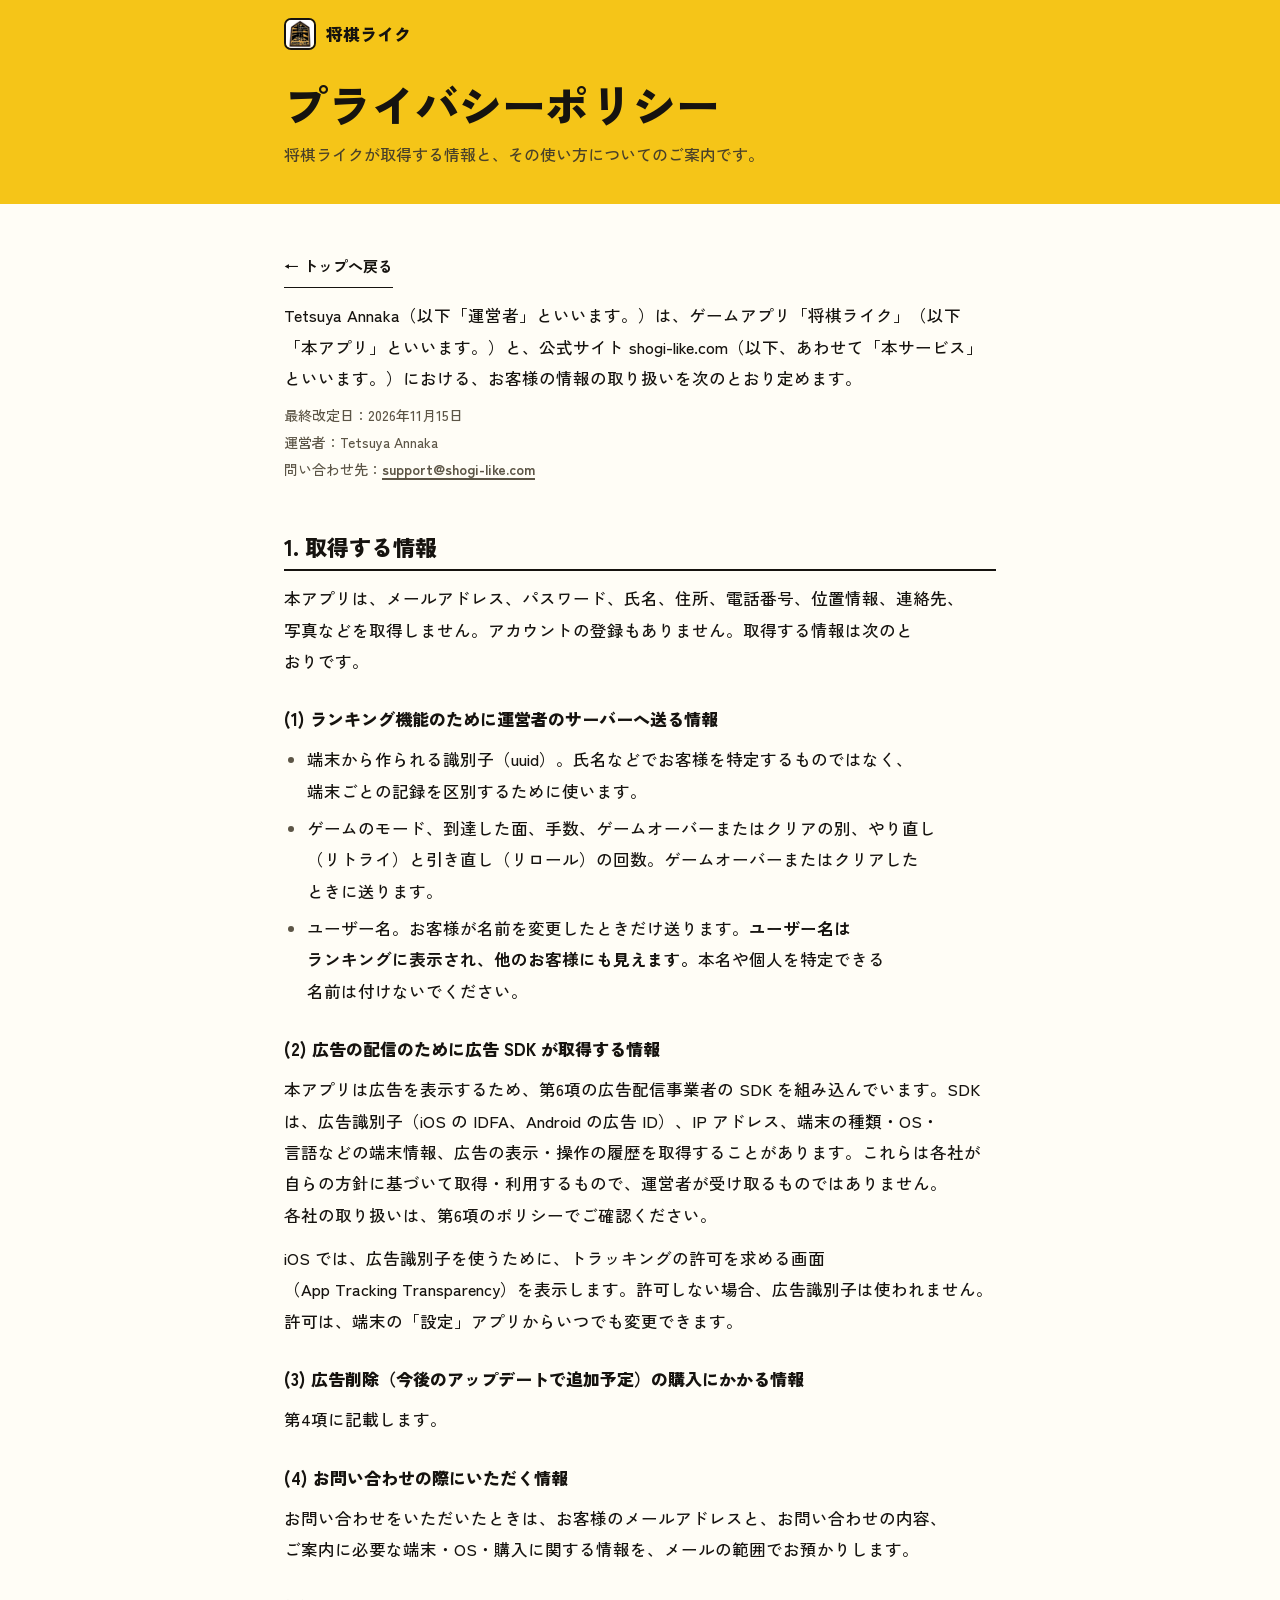
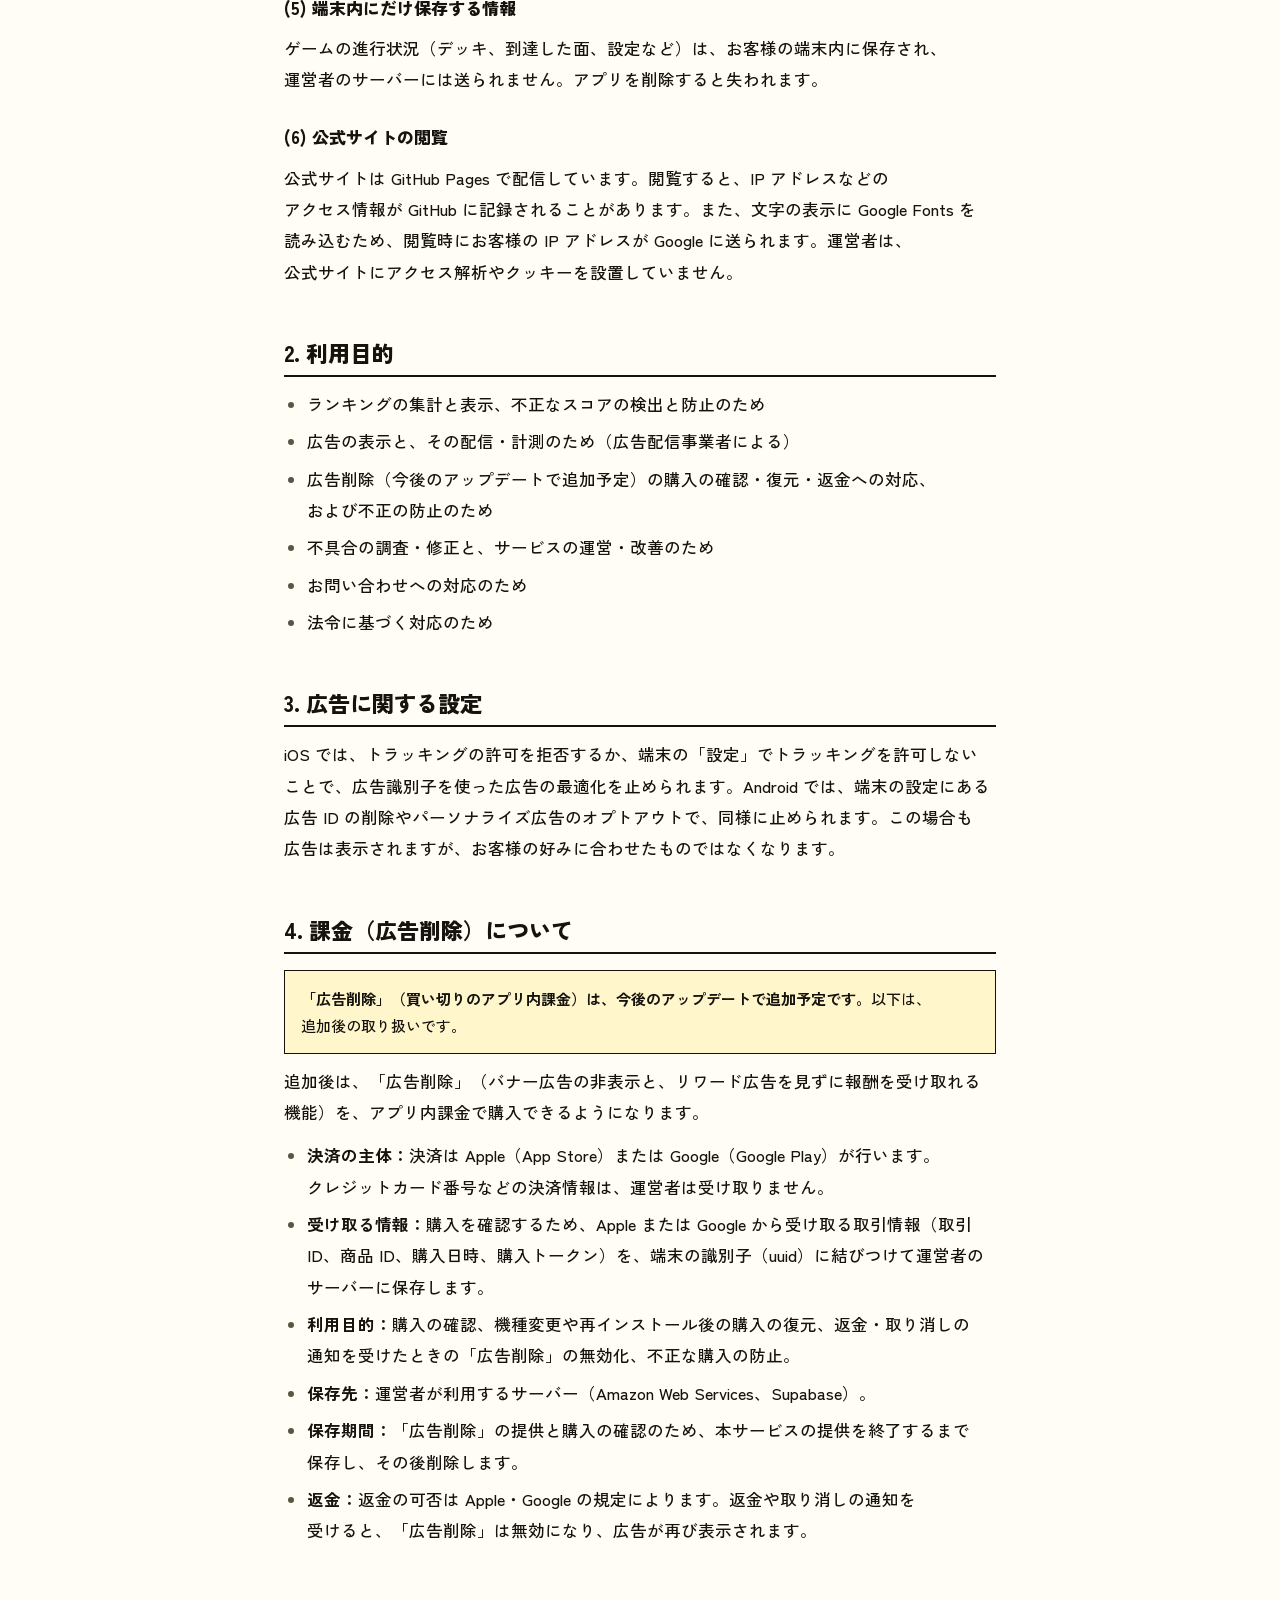
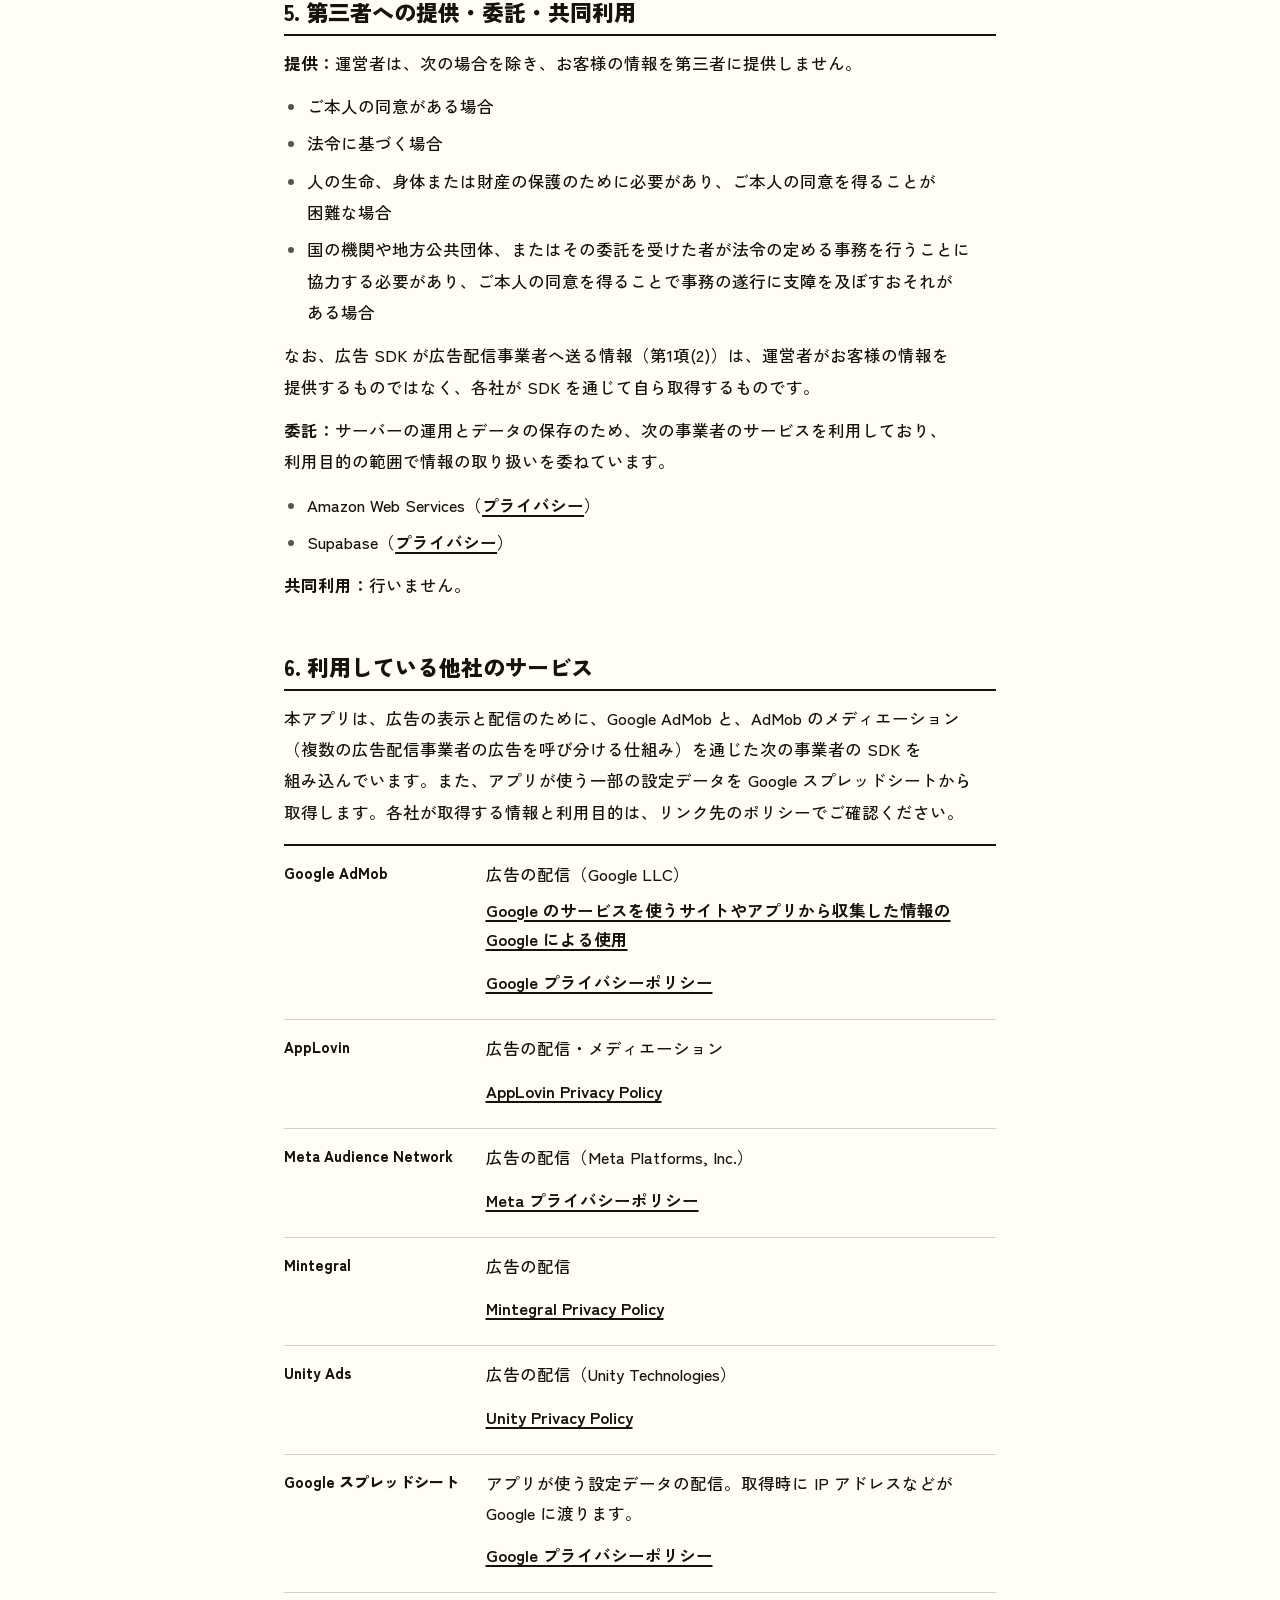
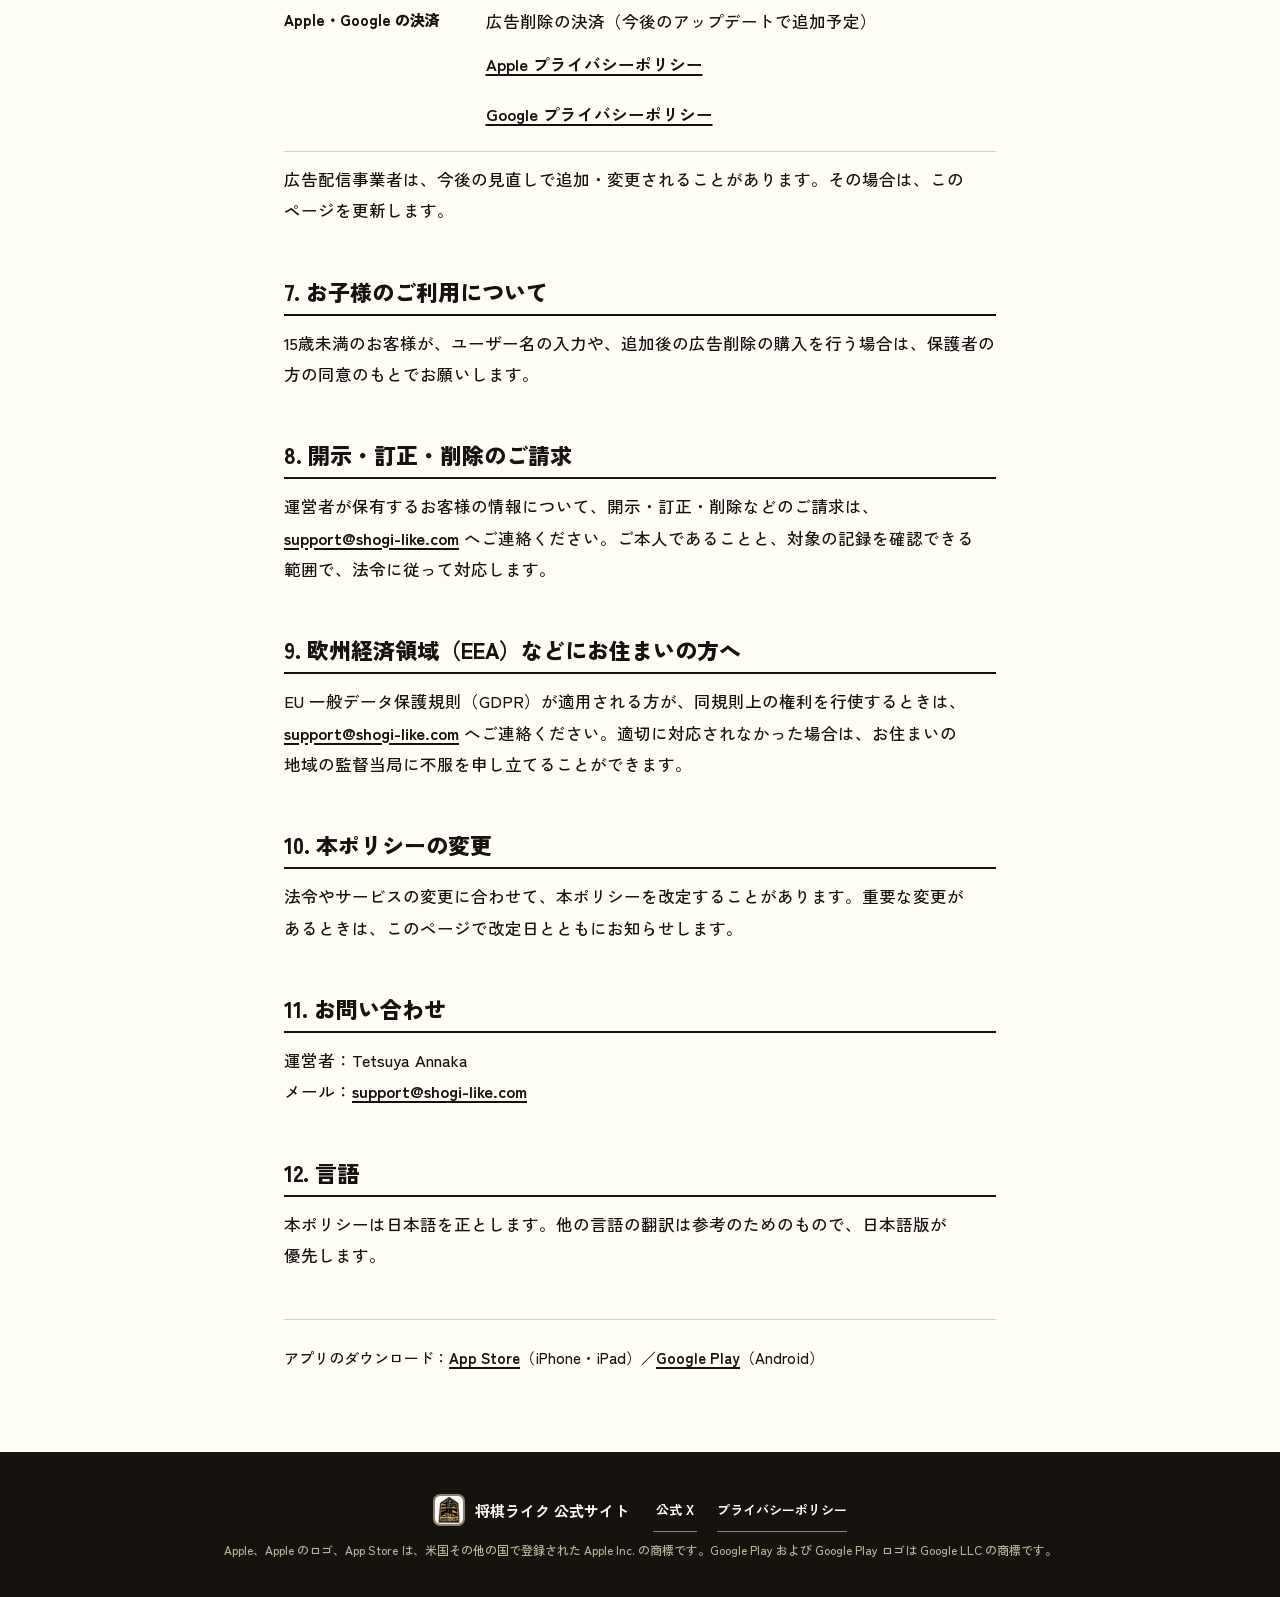
<file: privacy/index.html>
<!doctype html>
<html lang="ja">
<head>
<meta charset="utf-8">
<meta name="viewport" content="width=device-width,initial-scale=1,viewport-fit=cover">
<title>プライバシーポリシー｜将棋ライク</title>
<meta name="description" content="将棋ライクのプライバシーポリシー。取得する情報、広告配信事業者などの他社サービス、今後追加予定の広告削除（アプリ内課金）で受け取る取引情報の取り扱いを掲載しています。">
<meta property="og:title" content="プライバシーポリシー｜将棋ライク">
<meta property="og:description" content="将棋ライクのプライバシーポリシー。取得する情報、広告配信事業者などの他社サービス、今後追加予定の広告削除（アプリ内課金）で受け取る取引情報の取り扱いを掲載しています。">
<meta property="og:type" content="website">
<meta property="og:url" content="https://shogi-like.com/privacy/">
<meta property="og:image" content="https://shogi-like.com/assets/icon-256.png">
<meta property="og:site_name" content="将棋ライク">
<meta property="og:locale" content="ja_JP">
<meta name="twitter:card" content="summary">
<meta name="theme-color" content="#F5C518">
<link rel="canonical" href="https://shogi-like.com/privacy/">
<link rel="icon" href="/assets/icon-128.png" type="image/png">
<link rel="apple-touch-icon" href="/assets/icon-256.png">
<link rel="preconnect" href="https://fonts.googleapis.com">
<link rel="preconnect" href="https://fonts.gstatic.com" crossorigin>
<link href="https://fonts.googleapis.com/css2?family=Zen+Kaku+Gothic+New:wght@500;700;900&family=M+PLUS+1+Code:wght@500;700&family=Big+Shoulders+Display:wght@800&display=swap" rel="stylesheet">
<link rel="stylesheet" href="/assets/page.css">
</head>
<body>
<div lang="ja">
<header class="top on-yellow">
  <div class="wrap"><a class="brand" href="/"><img src="/assets/icon-128.png" alt="" width="32" height="32"><span>将棋ライク</span></a></div>
</header>
<div class="ph on-yellow">
  <div class="wrap">
    <h1>プライバシーポリシー</h1>
    <p class="lead">将棋ライクが取得する情報と、その使い方についてのご案内です。</p>
  </div>
</div>
<main>
  <div class="wrap">
    <p class="back"><a href="/">← トップへ戻る</a></p>
    <p>Tetsuya Annaka（以下「運営者」といいます。）は、ゲームアプリ「将棋ライク」（以下「本アプリ」といいます。）と、公式サイト <span class="nw">shogi-like.com</span>（以下、あわせて「本サービス」といいます。）における、お客様の情報の取り扱いを次のとおり定めます。</p>
    <p class="meta">最終改定日：2026年11月15日<br>運営者：Tetsuya Annaka<br>問い合わせ先：<a href="mailto:support@shogi-like.com">support@shogi-like.com</a></p>

    <h2 id="collect">1. 取得する情報</h2>
    <p>本アプリは、メールアドレス、パスワード、氏名、住所、電話番号、位置情報、連絡先、写真などを取得しません。アカウントの登録もありません。取得する情報は次のとおりです。</p>
    <h3>(1) ランキング機能のために運営者のサーバーへ送る情報</h3>
    <ul>
      <li>端末から作られる識別子（uuid）。氏名などでお客様を特定するものではなく、端末ごとの記録を区別するために使います。</li>
      <li>ゲームのモード、到達した面、手数、ゲームオーバーまたはクリアの別、やり直し（リトライ）と引き直し（リロール）の回数。ゲームオーバーまたはクリアしたときに送ります。</li>
      <li>ユーザー名。お客様が名前を変更したときだけ送ります。<b>ユーザー名はランキングに表示され、他のお客様にも見えます。</b>本名や個人を特定できる名前は付けないでください。</li>
    </ul>
    <h3>(2) 広告の配信のために広告 SDK が取得する情報</h3>
    <p>本アプリは広告を表示するため、第6項の広告配信事業者の SDK を組み込んでいます。SDK は、広告識別子（iOS の IDFA、Android の広告 ID）、IP アドレス、端末の種類・OS・言語などの端末情報、広告の表示・操作の履歴を取得することがあります。これらは各社が自らの方針に基づいて取得・利用するもので、運営者が受け取るものではありません。各社の取り扱いは、第6項のポリシーでご確認ください。</p>
    <p>iOS では、広告識別子を使うために、トラッキングの許可を求める画面（<span class="nw">App Tracking Transparency</span>）を表示します。許可しない場合、広告識別子は使われません。許可は、端末の「設定」アプリからいつでも変更できます。</p>
    <h3>(3) 広告削除（今後のアップデートで追加予定）の購入にかかる情報</h3>
    <p>第4項に記載します。</p>
    <h3>(4) お問い合わせの際にいただく情報</h3>
    <p>お問い合わせをいただいたときは、お客様のメールアドレスと、お問い合わせの内容、ご案内に必要な端末・OS・購入に関する情報を、メールの範囲でお預かりします。</p>
    <h3>(5) 端末内にだけ保存する情報</h3>
    <p>ゲームの進行状況（デッキ、到達した面、設定など）は、お客様の端末内に保存され、運営者のサーバーには送られません。アプリを削除すると失われます。</p>
    <h3>(6) 公式サイトの閲覧</h3>
    <p>公式サイトは GitHub Pages で配信しています。閲覧すると、IP アドレスなどのアクセス情報が GitHub に記録されることがあります。また、文字の表示に Google Fonts を読み込むため、閲覧時にお客様の IP アドレスが Google に送られます。運営者は、公式サイトにアクセス解析やクッキーを設置していません。</p>

    <h2 id="purpose">2. 利用目的</h2>
    <ul>
      <li>ランキングの集計と表示、不正なスコアの検出と防止のため</li>
      <li>広告の表示と、その配信・計測のため（広告配信事業者による）</li>
      <li>広告削除（今後のアップデートで追加予定）の購入の確認・復元・返金への対応、および不正の防止のため</li>
      <li>不具合の調査・修正と、サービスの運営・改善のため</li>
      <li>お問い合わせへの対応のため</li>
      <li>法令に基づく対応のため</li>
    </ul>

    <h2 id="ads">3. 広告に関する設定</h2>
    <p>iOS では、トラッキングの許可を拒否するか、端末の「設定」でトラッキングを許可しないことで、広告識別子を使った広告の最適化を止められます。Android では、端末の設定にある広告 ID の削除やパーソナライズ広告のオプトアウトで、同様に止められます。この場合も広告は表示されますが、お客様の好みに合わせたものではなくなります。</p>

    <h2 id="iap">4. 課金（広告削除）について</h2>
    <p class="note"><b>「広告削除」（買い切りのアプリ内課金）は、今後のアップデートで追加予定です。</b>以下は、追加後の取り扱いです。</p>
    <p>追加後は、「広告削除」（バナー広告の非表示と、リワード広告を見ずに報酬を受け取れる機能）を、アプリ内課金で購入できるようになります。</p>
    <ul>
      <li><b>決済の主体：</b>決済は Apple（<span class="nw">App Store</span>）または Google（<span class="nw">Google Play</span>）が行います。クレジットカード番号などの決済情報は、運営者は受け取りません。</li>
      <li><b>受け取る情報：</b>購入を確認するため、Apple または Google から受け取る取引情報（取引 ID、商品 ID、購入日時、購入トークン）を、端末の識別子（uuid）に結びつけて運営者のサーバーに保存します。</li>
      <li><b>利用目的：</b>購入の確認、機種変更や再インストール後の購入の復元、返金・取り消しの通知を受けたときの「広告削除」の無効化、不正な購入の防止。</li>
      <li><b>保存先：</b>運営者が利用するサーバー（<span class="nw">Amazon Web Services</span>、Supabase）。</li>
      <li><b>保存期間：</b>「広告削除」の提供と購入の確認のため、本サービスの提供を終了するまで保存し、その後削除します。</li>
      <li><b>返金：</b>返金の可否は Apple・Google の規定によります。返金や取り消しの通知を受けると、「広告削除」は無効になり、広告が再び表示されます。</li>
    </ul>

    <h2 id="disclose">5. 第三者への提供・委託・共同利用</h2>
    <p><b>提供：</b>運営者は、次の場合を除き、お客様の情報を第三者に提供しません。</p>
    <ul>
      <li>ご本人の同意がある場合</li>
      <li>法令に基づく場合</li>
      <li>人の生命、身体または財産の保護のために必要があり、ご本人の同意を得ることが困難な場合</li>
      <li>国の機関や地方公共団体、またはその委託を受けた者が法令の定める事務を行うことに協力する必要があり、ご本人の同意を得ることで事務の遂行に支障を及ぼすおそれがある場合</li>
    </ul>
    <p>なお、広告 SDK が広告配信事業者へ送る情報（第1項(2)）は、運営者がお客様の情報を提供するものではなく、各社が SDK を通じて自ら取得するものです。</p>
    <p><b>委託：</b>サーバーの運用とデータの保存のため、次の事業者のサービスを利用しており、利用目的の範囲で情報の取り扱いを委ねています。</p>
    <ul>
      <li><span class="nw">Amazon Web Services</span>（<a href="https://aws.amazon.com/privacy/" target="_blank" rel="noopener">プライバシー</a>）</li>
      <li>Supabase（<a href="https://supabase.com/privacy" target="_blank" rel="noopener">プライバシー</a>）</li>
    </ul>
    <p><b>共同利用：</b>行いません。</p>

    <h2 id="services">6. 利用している他社のサービス</h2>
    <p>本アプリは、広告の表示と配信のために、<span class="nw">Google AdMob</span> と、AdMob のメディエーション（複数の広告配信事業者の広告を呼び分ける仕組み）を通じた次の事業者の SDK を組み込んでいます。また、アプリが使う一部の設定データを Google スプレッドシートから取得します。各社が取得する情報と利用目的は、リンク先のポリシーでご確認ください。</p>
    <dl class="tbl">
      <div class="r"><dt><span class="nw">Google AdMob</span></dt><dd>広告の配信（Google LLC）<ul class="links"><li><a href="https://policies.google.com/technologies/partner-sites" target="_blank" rel="noopener">Google のサービスを使うサイトやアプリから収集した情報の Google による使用</a></li><li><a href="https://policies.google.com/privacy" target="_blank" rel="noopener">Google プライバシーポリシー</a></li></ul></dd></div>
      <div class="r"><dt>AppLovin</dt><dd>広告の配信・メディエーション<ul class="links"><li><a href="https://legal.applovin.com/privacy/" target="_blank" rel="noopener">AppLovin Privacy Policy</a></li></ul></dd></div>
      <div class="r"><dt>Meta Audience Network</dt><dd>広告の配信（Meta Platforms, Inc.）<ul class="links"><li><a href="https://www.facebook.com/privacy/policy/" target="_blank" rel="noopener">Meta プライバシーポリシー</a></li></ul></dd></div>
      <div class="r"><dt>Mintegral</dt><dd>広告の配信<ul class="links"><li><a href="https://www.mintegral.com/en/privacy" target="_blank" rel="noopener">Mintegral Privacy Policy</a></li></ul></dd></div>
      <div class="r"><dt>Unity Ads</dt><dd>広告の配信（Unity Technologies）<ul class="links"><li><a href="https://unity.com/legal/privacy-policy" target="_blank" rel="noopener">Unity Privacy Policy</a></li></ul></dd></div>
      <div class="r"><dt>Google スプレッドシート</dt><dd>アプリが使う設定データの配信。取得時に IP アドレスなどが Google に渡ります。<ul class="links"><li><a href="https://policies.google.com/privacy" target="_blank" rel="noopener">Google プライバシーポリシー</a></li></ul></dd></div>
      <div class="r"><dt>Apple・Google の決済</dt><dd>広告削除の決済（今後のアップデートで追加予定）<ul class="links"><li><a href="https://www.apple.com/legal/privacy/jp/" target="_blank" rel="noopener">Apple プライバシーポリシー</a></li><li><a href="https://policies.google.com/privacy" target="_blank" rel="noopener">Google プライバシーポリシー</a></li></ul></dd></div>
    </dl>
    <p>広告配信事業者は、今後の見直しで追加・変更されることがあります。その場合は、このページを更新します。</p>

    <h2 id="kids">7. お子様のご利用について</h2>
    <p>15歳未満のお客様が、ユーザー名の入力や、追加後の広告削除の購入を行う場合は、保護者の方の同意のもとでお願いします。</p>

    <h2 id="rights">8. 開示・訂正・削除のご請求</h2>
    <p>運営者が保有するお客様の情報について、開示・訂正・削除などのご請求は、<a href="mailto:support@shogi-like.com">support@shogi-like.com</a> へご連絡ください。ご本人であることと、対象の記録を確認できる範囲で、法令に従って対応します。</p>

    <h2 id="gdpr">9. 欧州経済領域（EEA）などにお住まいの方へ</h2>
    <p>EU 一般データ保護規則（GDPR）が適用される方が、同規則上の権利を行使するときは、<a href="mailto:support@shogi-like.com">support@shogi-like.com</a> へご連絡ください。適切に対応されなかった場合は、お住まいの地域の監督当局に不服を申し立てることができます。</p>

    <h2 id="change">10. 本ポリシーの変更</h2>
    <p>法令やサービスの変更に合わせて、本ポリシーを改定することがあります。重要な変更があるときは、このページで改定日とともにお知らせします。</p>

    <h2 id="contact">11. お問い合わせ</h2>
    <p>運営者：Tetsuya Annaka<br>メール：<a href="mailto:support@shogi-like.com">support@shogi-like.com</a></p>

    <h2 id="lang">12. 言語</h2>
    <p>本ポリシーは日本語を正とします。他の言語の翻訳は参考のためのもので、日本語版が優先します。</p>
    <p class="store">アプリのダウンロード：<a href="https://apps.apple.com/jp/app/id6738020642" target="_blank" rel="noopener"><span class="nw">App Store</span></a><span class="nw">（iPhone・iPad）</span>／<a href="https://play.google.com/store/apps/details?id=com.anchuuuuuuuu.shogi" target="_blank" rel="noopener"><span class="nw">Google Play</span></a>（Android）</p>
  </div>
</main>
<footer class="foot on-ink">
  <div class="wrap wide">
    <div class="row">
      <a class="brand" href="/"><img src="/assets/icon-128.png" alt="" width="32" height="32"><span>将棋ライク 公式サイト</span></a>
      <nav aria-label="リンク"><a href="https://x.com/shougi_like" target="_blank" rel="noopener">公式 X</a><a href="/privacy/">プライバシーポリシー</a></nav>
    </div>
    <p class="tm">Apple、Apple のロゴ、App Store は、米国その他の国で登録された Apple Inc. の商標です。<span class="nw">Google Play</span> および <span class="nw">Google Play</span> ロゴは <span class="nw">Google LLC</span> の商標です。</p>
  </div>
</footer>
</div>
</body>
</html>
</file>
<file: assets/page.css>
/* サブページ共通。配色・フォント・フッターはトップ（index.html）と同じ値を使う */
:root {
  color-scheme: light;
  --c-yellow: #F5C518;
  --c-paper: #FFFDF6;
  --c-ink: #16130F;
  --c-text: #16130F;
  --c-text-2: #5C5546;
  --c-text-2-on-yellow: #4A4128;
  --c-note-bg: #FFF6CC;
  --c-on-ink: #FFFDF6;
  --c-on-ink-2: #BDB49C;
  --c-on-ink-3: #8A826E;
  --c-rule: #D9D0B8;
  --f-jp: "Zen Kaku Gothic New", "Hiragino Sans", "Hiragino Kaku Gothic ProN", "Noto Sans JP", sans-serif;
  --f-code: "M PLUS 1 Code", ui-monospace, "SF Mono", Menlo, monospace;
  --gutter: max(24px, env(safe-area-inset-left, 0px));
  --gutter-r: max(24px, env(safe-area-inset-right, 0px));
  --line: 2px;
  --line-thin: 1.5px;
}
*, *::before, *::after { box-sizing: border-box; }
html { -webkit-text-size-adjust: 100%; text-size-adjust: 100%; }
body { margin: 0; background: var(--c-paper); color: var(--c-text); font-family: var(--f-jp); font-weight: 500; font-size: 16.5px; line-height: 1.9; overflow-x: clip; }
img { display: block; max-width: 100%; }
a { color: inherit; }
h1, h2, h3, p, ul, ol, dl, dd { margin: 0; padding: 0; }
:focus-visible { outline: 3px solid var(--c-ink); outline-offset: 3px; }
.on-ink :focus-visible { outline-color: var(--c-yellow); }
.nw { white-space: nowrap; }
.wrap { width: 100%; max-width: 760px; margin-inline: auto; padding-left: var(--gutter); padding-right: var(--gutter-r); }
.wide { max-width: 1120px; }
.on-ink { background: var(--c-ink); color: var(--c-on-ink); }
.on-yellow { background: var(--c-yellow); color: var(--c-text); }
div[lang="ja"] :is(p, h1, h2, h3, li, dt, dd) { word-break: auto-phrase; overflow-wrap: anywhere; }
h1, h2, h3 { text-wrap: balance; }

/* ヘッダー */
.top { padding-block: 12px 0; }
.top .wrap { display: flex; align-items: center; gap: 16px; max-width: 760px; }
.brand { display: inline-flex; align-items: center; gap: 10px; min-height: 44px; text-decoration: none; }
.brand img { width: 32px; height: 32px; border-radius: 7px; border: var(--line) solid var(--c-ink); background: var(--c-ink); }
.brand span { font-weight: 900; font-size: 17px; }
.ph { padding-block: 20px 36px; }
.ph h1 { font-weight: 900; line-height: 1.3; font-size: clamp(28px, 7.4vw, 44px); letter-spacing: -.01em; }
.ph .lead { margin-top: 8px; font-size: 16px; line-height: 1.7; color: var(--c-text-2-on-yellow); }

/* 本文 */
main { padding-block: 40px 72px; }
main h2 { margin-top: 48px; padding-bottom: 6px; border-bottom: var(--line) solid var(--c-ink); font-size: 22px; font-weight: 900; line-height: 1.5; }
main h2:first-child { margin-top: 0; }
main h3 { margin-top: 28px; font-size: 17px; font-weight: 900; line-height: 1.6; }
main p { margin-top: 12px; }
main ul, main ol { margin-top: 12px; padding-left: 1.4em; }
main ul { list-style: disc; }
main ol { list-style: decimal; }
main li { margin-top: 6px; }
main li::marker { color: var(--c-text-2); }
main a { text-underline-offset: 3px; text-decoration-thickness: 1.5px; font-weight: 700; }
a[href^="mailto:"] { white-space: nowrap; }
main p.mail a { display: inline-flex; align-items: center; min-height: 44px; }
.back { margin-top: 0; font-size: 15px; }
.back a { display: inline-flex; align-items: center; min-height: 44px; text-decoration: none; border-bottom: var(--line-thin) solid var(--c-ink); font-weight: 700; }
.store a { display: inline-flex; align-items: center; min-height: 44px; }
.qa + .store { border-top: 0; margin-top: 32px; padding-top: 0; }
main li, .tbl dd { text-wrap: pretty; }
.store { margin-top: 48px; padding-top: 16px; border-top: var(--line-thin) solid var(--c-rule); font-size: 15px; }
.meta { margin-top: 8px; font-size: 14px; color: var(--c-text-2); }
.note { margin-top: 16px; padding: 14px 16px; border: var(--line-thin) solid var(--c-ink); background: var(--c-note-bg); font-size: 15px; line-height: 1.8; }
.note p:first-child { margin-top: 0; }

/* 表（特商法・外部サービス）。スマホでは項目名を上に積む */
.tbl { margin-top: 16px; border-top: var(--line) solid var(--c-ink); }
.tbl .r { display: grid; grid-template-columns: 11em 1fr; gap: 4px 20px; padding: 14px 0; border-bottom: var(--line-thin) solid var(--c-rule); }
.tbl dt { font-weight: 900; font-size: 15px; line-height: 1.7; }
.tbl dd { min-width: 0; line-height: 1.8; }
.tbl dd p { margin-top: 6px; }
.tbl dd p:first-child { margin-top: 0; }
.tbl dd ul { margin-top: 6px; }
.tbl .links { list-style: none; padding: 0; margin-top: 4px; }
.tbl .links a { display: inline-flex; align-items: center; min-height: 44px; }
@media (max-width: 600px) {
  .tbl .r { grid-template-columns: 1fr; gap: 2px; }
  main h2 { font-size: 20px; }
}

/* よくある質問 */
.qa { margin-top: 8px; }
.qa details { border-bottom: var(--line-thin) solid var(--c-rule); }
div[lang="ja"] .qa summary { word-break: auto-phrase; overflow-wrap: anywhere; }
.qa summary { cursor: pointer; list-style: none; padding: 14px 32px 14px 0; position: relative; font-weight: 900; line-height: 1.6; min-height: 44px; }
.qa summary::-webkit-details-marker { display: none; }
.qa summary::after { content: "+"; position: absolute; right: 4px; top: 12px; font-family: var(--f-code); font-size: 22px; line-height: 1.4; }
.qa details[open] summary::after { content: "−"; }
.qa .a { padding: 0 0 16px; }
.qa .a p:first-child { margin-top: 0; }

/* フッター（トップと同じ） */
.foot { padding-block: 36px max(36px, env(safe-area-inset-bottom, 0px)); text-align: center; font-size: 13px; line-height: 1.8; }
.foot .row { display: flex; flex-wrap: wrap; align-items: center; justify-content: center; gap: 8px 24px; }
.foot .brand img { border-color: var(--c-on-ink-3); }
.foot .brand span { font-weight: 700; font-size: 15px; }
.foot nav { display: flex; flex-wrap: wrap; justify-content: center; gap: 0 20px; }
.foot nav a { display: inline-flex; align-items: center; min-height: 44px; min-width: 44px; justify-content: center; text-decoration: none; color: var(--c-on-ink); font-weight: 700; border-bottom: var(--line-thin) solid var(--c-on-ink-3); }
.foot .tm { margin-top: 8px; color: var(--c-on-ink-2); font-size: 12px; line-height: 1.7; }
</file>
